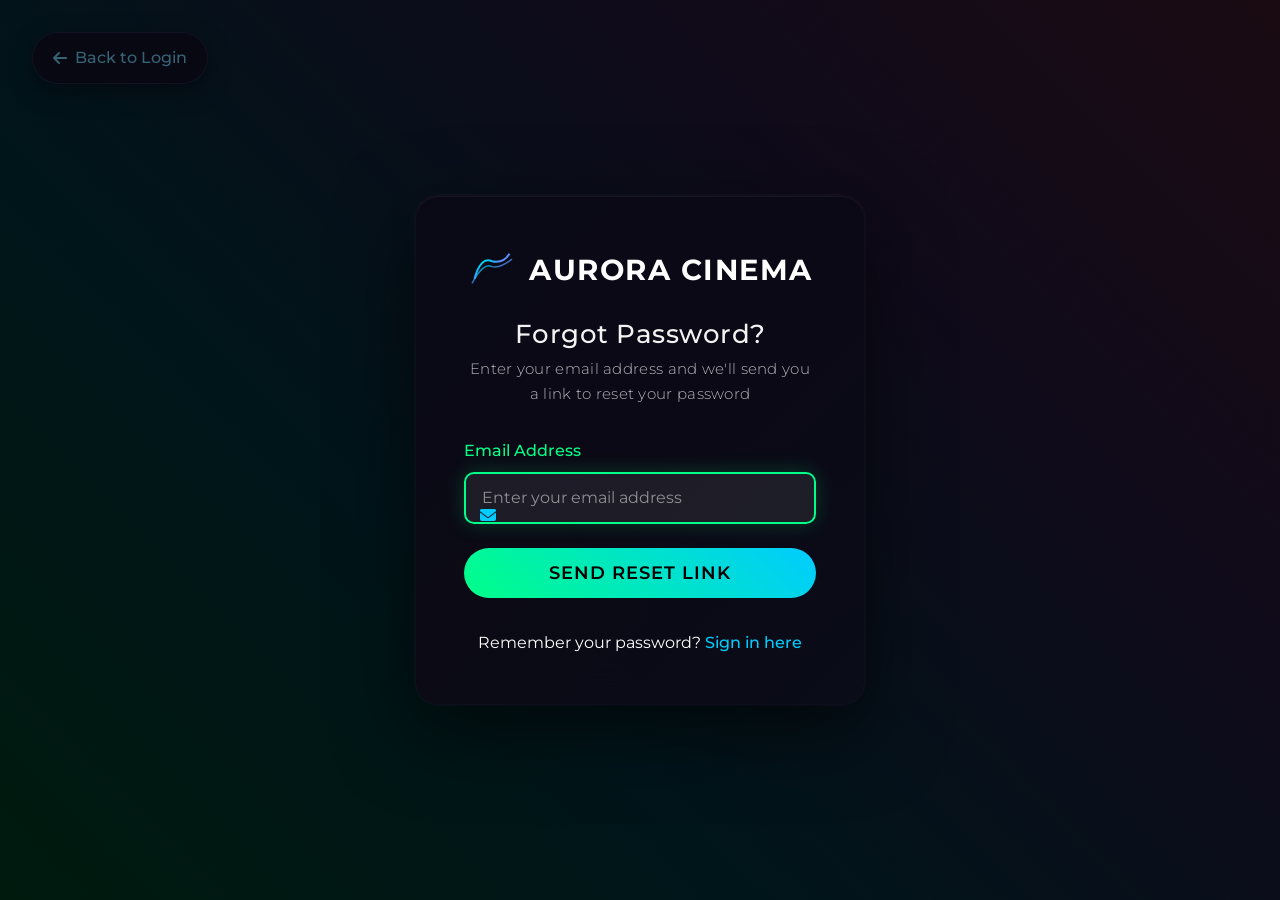
<file: Web/forgot-password.html>
<!DOCTYPE html>
<html lang="en">
<head>
    <meta charset="UTF-8">
    <meta name="viewport" content="width=device-width, initial-scale=1.0">
    <title>Aurora Cinema - Forgot Password</title>
    
    <!-- Bootstrap CSS -->
    <link href="https://cdnjs.cloudflare.com/ajax/libs/bootstrap/5.3.0/css/bootstrap.min.css" rel="stylesheet">
    <!-- Font Awesome -->
    <link href="https://cdnjs.cloudflare.com/ajax/libs/font-awesome/6.4.0/css/all.min.css" rel="stylesheet">
    <!-- Google Fonts -->
    <link href="https://fonts.googleapis.com/css2?family=Orbitron:wght@400;700;900&family=Montserrat:wght@300;400;500;600;700&display=swap" rel="stylesheet">
    <!-- Custom CSS -->
    <link href="css/auth.css" rel="stylesheet">
</head>
<body>
    <!-- Background -->
    <div class="auth-background"></div>
    <div class="auth-overlay"></div>

    <!-- Back Button -->
    <a href="login.html" class="back-button">
        <i class="fas fa-arrow-left"></i>
        Back to Login
    </a>

    <!-- Forgot Password Container -->
    <div class="auth-container">
        <div class="auth-card">
            <!-- Header -->
            <div class="auth-header">
                <a href="index.html" class="navbar-brand">
                    <div class="aurora-logo">
                        <svg width="50" height="50" viewBox="0 0 100 100">
                            <defs>
                                <linearGradient id="aurora-gradient" x1="0%" y1="0%" x2="100%" y2="100%">
                                    <stop offset="0%" style="stop-color:#00ff88;stop-opacity:1" />
                                    <stop offset="33%" style="stop-color:#00ccff;stop-opacity:1" />
                                    <stop offset="66%" style="stop-color:#9966ff;stop-opacity:1" />
                                    <stop offset="100%" style="stop-color:#ff6bb3;stop-opacity:1" />
                                </linearGradient>
                            </defs>
                            <path class="aurora-waves" d="M15,70 Q25,20 50,30 Q75,40 85,15" stroke="url(#aurora-gradient)" stroke-width="4" fill="none">
                                <animate attributeName="d" 
                                    values="M15,70 Q25,20 50,30 Q75,40 85,15;M15,65 Q30,25 50,35 Q70,35 85,20;M15,70 Q25,20 50,30 Q75,40 85,15" 
                                    dur="4s" repeatCount="indefinite"/>
                            </path>
                            <path class="aurora-waves" d="M10,80 Q30,30 50,40 Q70,50 90,25" stroke="url(#aurora-gradient)" stroke-width="3" fill="none" opacity="0.7">
                                <animate attributeName="d" 
                                    values="M10,80 Q30,30 50,40 Q70,50 90,25;M10,75 Q35,35 50,45 Q65,45 90,30;M10,80 Q30,30 50,40 Q70,50 90,25" 
                                    dur="3s" repeatCount="indefinite"/>
                            </path>
                        </svg>
                    </div>
                    Aurora Cinema
                </a>
                <h2 class="auth-title">Forgot Password?</h2>
                <p class="auth-subtitle">Enter your email address and we'll send you a link to reset your password</p>
            </div>

            <!-- Forgot Password Form -->
            <form id="forgotPasswordForm">
                <div class="form-group">
                    <label for="email" class="form-label">Email Address</label>
                    <div class="position-relative">
                        <i class="fas fa-envelope input-icon"></i>
                        <input type="email" class="form-control" id="email" name="email" 
                               placeholder="Enter your email address" required>
                    </div>
                </div>

                <button type="submit" class="btn btn-auth" id="resetBtn">
                    <span class="btn-text">Send Reset Link</span>
                </button>
            </form>

            <!-- Success Message (Hidden by default) -->
            <div id="successMessage" class="text-center mt-4" style="display: none;">
                <div class="alert alert-success" role="alert">
                    <i class="fas fa-check-circle me-2"></i>
                    Password reset link has been sent to your email address.
                </div>
                <p class="text-muted">
                    Please check your email and follow the instructions to reset your password.
                </p>
                <a href="login.html" class="btn btn-auth mt-3">
                    <i class="fas fa-arrow-left me-2"></i>
                    Back to Login
                </a>
            </div>

            <!-- Links -->
            <div class="auth-links">
                <p class="mb-0">
                    Remember your password? 
                    <a href="login.html">Sign in here</a>
                </p>
            </div>
        </div>
    </div>

    <!-- Bootstrap JS -->
    <script src="https://cdnjs.cloudflare.com/ajax/libs/bootstrap/5.3.0/js/bootstrap.bundle.min.js"></script>
    <!-- Custom JS -->
    <script src="js/auth.js"></script>
    
    <script>
        // Forgot password form submission
        document.getElementById('forgotPasswordForm').addEventListener('submit', function(e) {
            e.preventDefault();
            
            const resetBtn = document.getElementById('resetBtn');
            const btnText = resetBtn.querySelector('.btn-text');
            const email = document.getElementById('email').value;
            
            // Validate email
            if (!email) {
                alert('Please enter your email address');
                return;
            }
            
            if (!isValidEmail(email)) {
                alert('Please enter a valid email address');
                return;
            }

            // Show loading state
            resetBtn.disabled = true;
            btnText.innerHTML = '<div class="spinner"></div> Sending...';
            
            // Simulate sending reset link
            setTimeout(() => {
                // Hide form and show success message
                document.getElementById('forgotPasswordForm').style.display = 'none';
                document.getElementById('successMessage').style.display = 'block';
                
                console.log('Password reset requested for:', email);
            }, 2000);
        });
    </script>
</body>
</html>
</file>
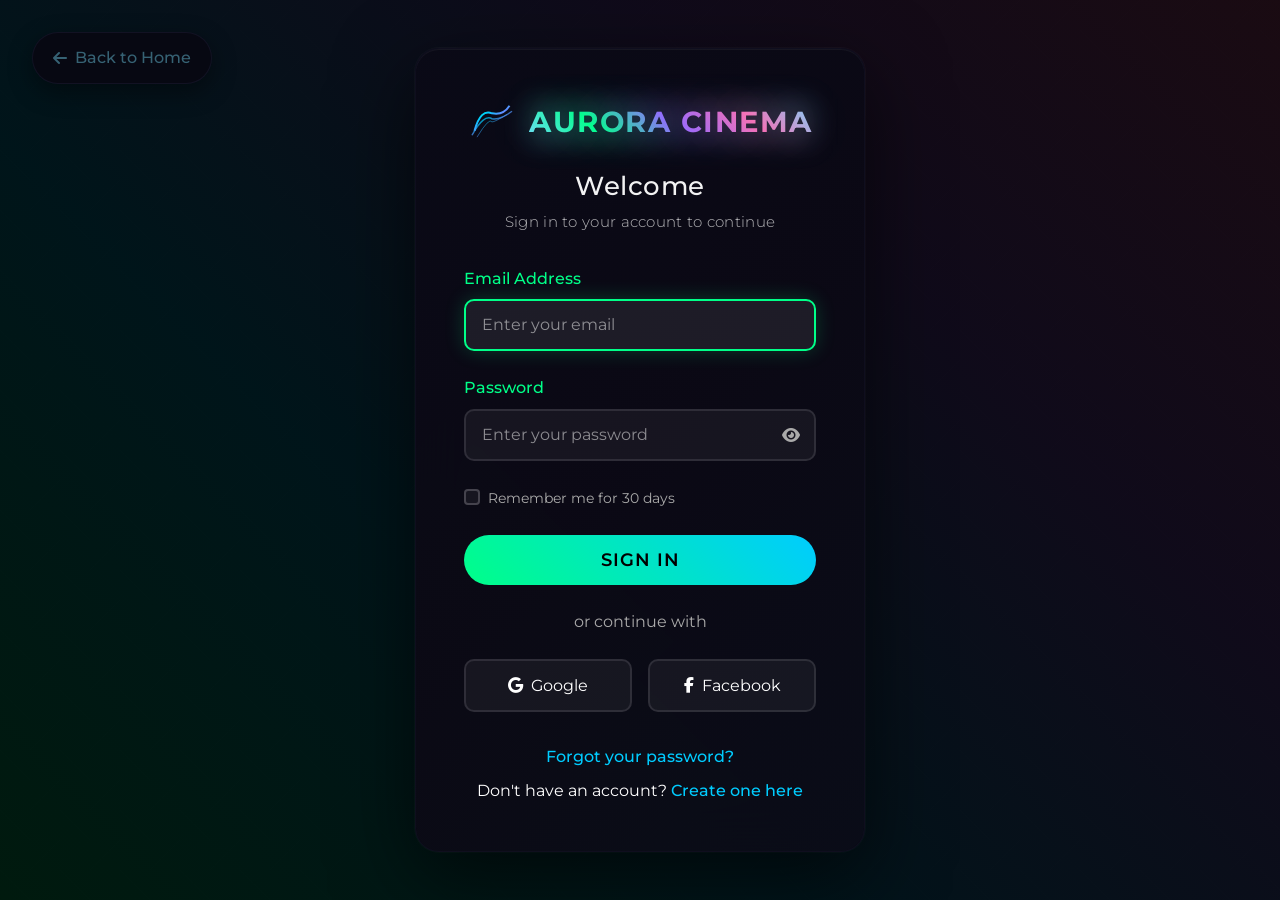
<file: Web/login.html>
<!DOCTYPE html>
<html lang="en">
<head>
    <meta charset="UTF-8">
    <meta name="viewport" content="width=device-width, initial-scale=1.0">
    <title>Aurora Cinema - Login</title>
    
    <!-- Bootstrap CSS -->
    <link href="https://cdnjs.cloudflare.com/ajax/libs/bootstrap/5.3.0/css/bootstrap.min.css" rel="stylesheet">
    <!-- Font Awesome -->
    <link href="https://cdnjs.cloudflare.com/ajax/libs/font-awesome/6.4.0/css/all.min.css" rel="stylesheet">
    <!-- Google Fonts -->
    <link href="https://fonts.googleapis.com/css2?family=Orbitron:wght@400;700;900&family=Montserrat:wght@300;400;500;600;700&display=swap" rel="stylesheet">
    <!-- Custom CSS -->
    <link href="css/auth.css" rel="stylesheet">
</head>
<body>
    <!-- Background -->
    <div class="auth-background"></div>
    <div class="auth-overlay"></div>

    <!-- Back Button -->
    <a href="index.html" class="back-button">
        <i class="fas fa-arrow-left"></i>
        Back to Home
    </a>

    <!-- Login Container -->
    <div class="auth-container">
        <div class="auth-card">
            <!-- Header -->
            <div class="auth-header">
                <a href="index.html" class="navbar-brand">
                    <div class="aurora-logo">
                        <svg width="50" height="50" viewBox="0 0 100 100">
                            <defs>
                                <linearGradient id="aurora-gradient" x1="0%" y1="0%" x2="100%" y2="100%">
                                    <stop offset="0%" style="stop-color:#00ff88;stop-opacity:1" />
                                    <stop offset="33%" style="stop-color:#00ccff;stop-opacity:1" />
                                    <stop offset="66%" style="stop-color:#9966ff;stop-opacity:1" />
                                    <stop offset="100%" style="stop-color:#ff6bb3;stop-opacity:1" />
                                </linearGradient>
                            </defs>
                            <path class="aurora-waves" d="M15,70 Q25,20 50,30 Q75,40 85,15" stroke="url(#aurora-gradient)" stroke-width="4" fill="none">
                                <animate attributeName="d" 
                                    values="M15,70 Q25,20 50,30 Q75,40 85,15;M15,65 Q30,25 50,35 Q70,35 85,20;M15,70 Q25,20 50,30 Q75,40 85,15" 
                                    dur="4s" repeatCount="indefinite"/>
                            </path>
                            <path class="aurora-waves" d="M10,80 Q30,30 50,40 Q70,50 90,25" stroke="url(#aurora-gradient)" stroke-width="3" fill="none" opacity="0.7">
                                <animate attributeName="d" 
                                    values="M10,80 Q30,30 50,40 Q70,50 90,25;M10,75 Q35,35 50,45 Q65,45 90,30;M10,80 Q30,30 50,40 Q70,50 90,25" 
                                    dur="3s" repeatCount="indefinite"/>
                            </path>
                            <path class="aurora-waves" d="M20,85 Q40,35 50,45 Q60,55 80,30" stroke="url(#aurora-gradient)" stroke-width="2" fill="none" opacity="0.5">
                                <animate attributeName="d" 
                                    values="M20,85 Q40,35 50,45 Q60,55 80,30;M20,80 Q45,40 50,50 Q55,50 80,35;M20,85 Q40,35 50,45 Q60,55 80,30" 
                                    dur="2s" repeatCount="indefinite"/>
                            </path>
                        </svg>
                    </div>
                    <span class="brand-text">Aurora Cinema</span>
                </a>
                <h2 class="auth-title">Welcome</h2>
                <p class="auth-subtitle">Sign in to your account to continue</p>
            </div>

            <!-- Login Form -->
            <form id="loginForm">
                <div class="form-group">
                    <label for="email" class="form-label">Email Address</label>
                    <div class="position-relative">
                        <input type="email" class="form-control" id="email" name="email" 
                               placeholder="Enter your email" required>
                    </div>
                </div>

                <div class="form-group">
                    <label for="password" class="form-label">Password</label>
                    <div class="position-relative">
                        <input type="password" class="form-control" id="password" name="password" 
                               placeholder="Enter your password" required>
                        <i class="fas fa-eye password-toggle" id="togglePassword"></i>
                    </div>
                </div>

                <div class="form-check">
                    <input class="form-check-input" type="checkbox" id="rememberMe" name="rememberMe">
                    <label class="form-check-label" for="rememberMe">
                        Remember me for 30 days
                    </label>
                </div>

                <button type="submit" class="btn btn-auth" id="loginBtn">
                    <span class="btn-text">Sign In</span>
                </button>
            </form>

            <!-- Divider -->
            <div class="divider">
                <span>or continue with</span>
            </div>

            <!-- Social Login -->
            <div class="social-login">
                <a href="#" class="btn-social" onclick="socialLogin('google')">
                    <i class="fab fa-google"></i>
                    Google
                </a>
                <a href="#" class="btn-social" onclick="socialLogin('facebook')">
                    <i class="fab fa-facebook-f"></i>
                    Facebook
                </a>
            </div>

            <!-- Links -->
            <div class="auth-links">
                <p class="mb-2">
                    <a href="forgot-password.html">Forgot your password?</a>
                </p>
                <p class="mb-0">
                    Don't have an account? 
                    <a href="signup.html">Create one here</a>
                </p>
            </div>
        </div>
    </div>

    <!-- Page Transition Overlay -->
    <div class="page-transition" id="pageTransition"></div>

    <!-- Bootstrap JS -->
    <script src="https://cdnjs.cloudflare.com/ajax/libs/bootstrap/5.3.0/js/bootstrap.bundle.min.js"></script>
    <!-- Custom JS -->
    <script src="js/auth.js"></script>
    
    <script>
        // Login form submission
        document.getElementById('loginForm').addEventListener('submit', function(e) {
            e.preventDefault();
            
            const loginBtn = document.getElementById('loginBtn');
            const btnText = loginBtn.querySelector('.btn-text');
            const email = document.getElementById('email').value;
            const password = document.getElementById('password').value;
            
            // Validate form
            if (!email || !password) {
                alert('Please fill in all fields');
                return;
            }

            // Show loading state
            loginBtn.disabled = true;
            btnText.innerHTML = '<div class="spinner"></div> Signing In...';
            
            // Simulate login process
            setTimeout(() => {
                // Here you would typically make an API call to your backend
                console.log('Login attempt:', { email, password });
                
                // Show success message
                alert('Login successful! Redirecting to dashboard...');
                
                // Reset button state
                loginBtn.disabled = false;
                btnText.innerHTML = 'Sign In';
                
                // Show page transition and redirect
                showPageTransition();
                setTimeout(() => {
                    window.location.href = 'index.html';
                }, 500);
            }, 2000);
        });
    </script>
</body>
</html>
</file>
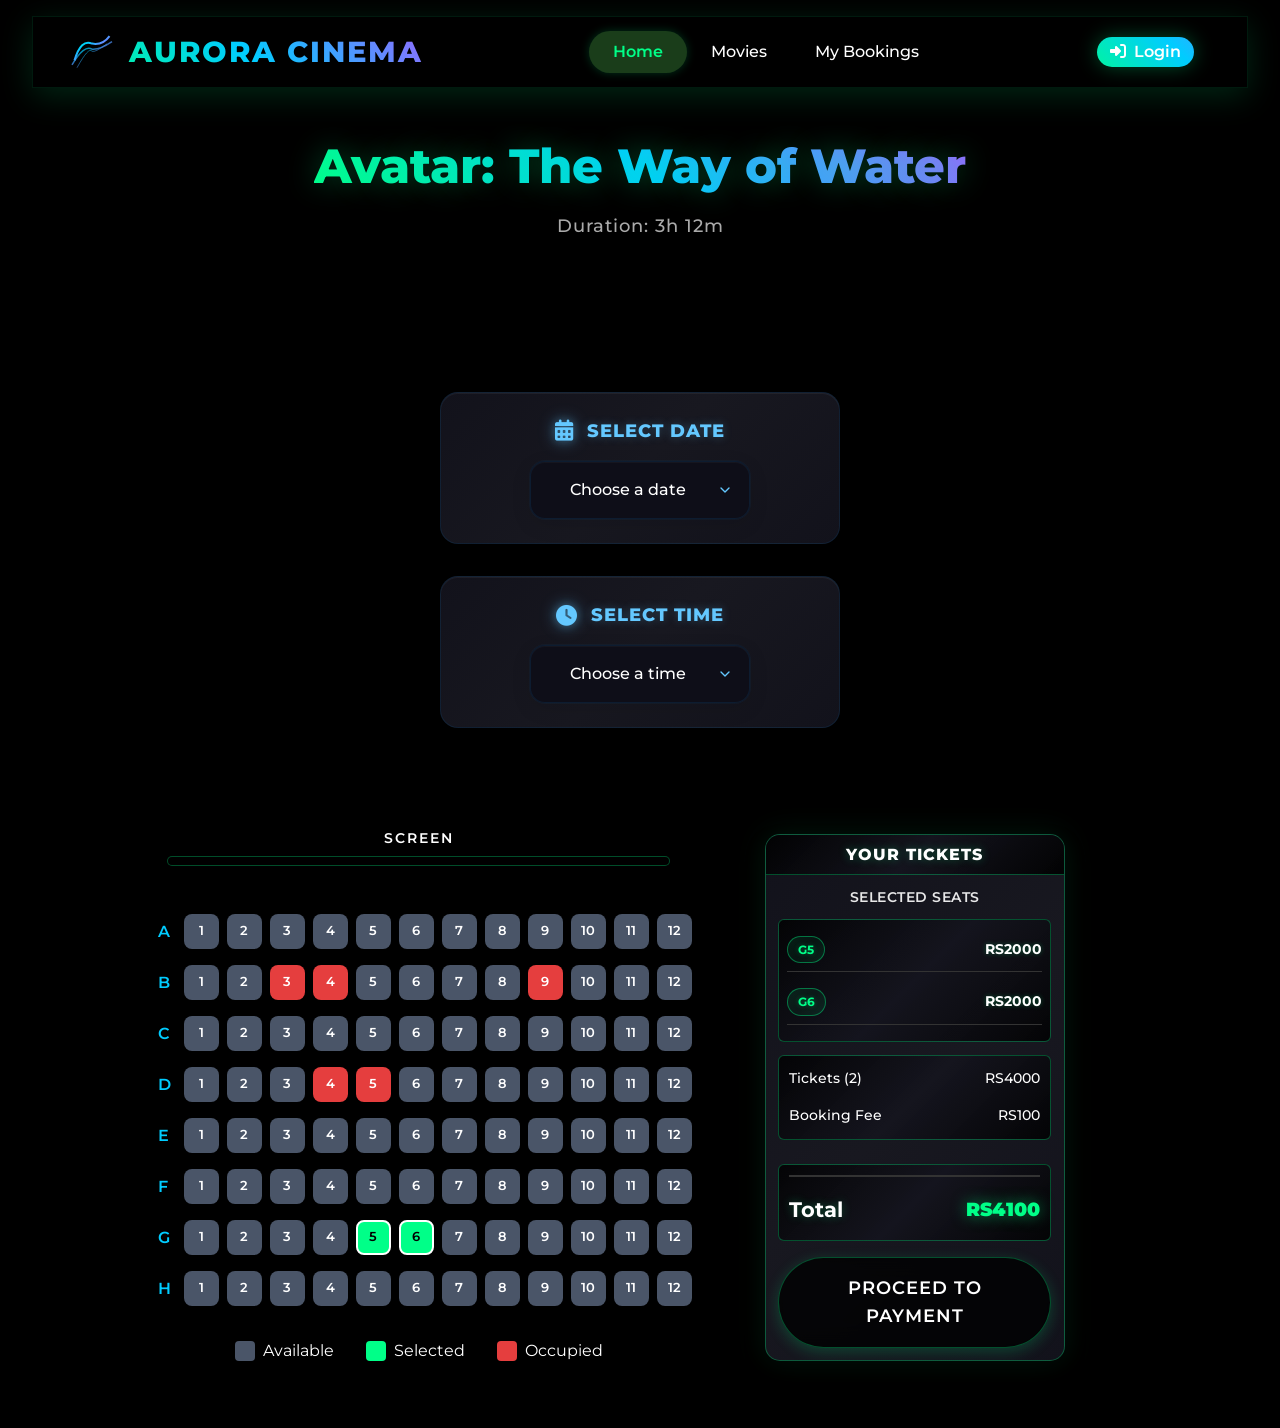
<file: Web/seatselection.html>
<!DOCTYPE html>
<html lang="en">
<head>
    <meta charset="UTF-8">
    <meta name="viewport" content="width=device-width, initial-scale=1.0">
    <title>Aurora Cinema - Select Seats</title>
    
    <!-- Bootstrap CSS -->
    <link href="https://cdnjs.cloudflare.com/ajax/libs/bootstrap/5.3.0/css/bootstrap.min.css" rel="stylesheet">
    <!-- Font Awesome -->
    <link href="https://cdnjs.cloudflare.com/ajax/libs/font-awesome/6.4.0/css/all.min.css" rel="stylesheet">
    <!-- Google Fonts -->
    <link href="https://fonts.googleapis.com/css2?family=Orbitron:wght@400;700;900&family=Montserrat:wght@300;400;500;600;700&display=swap" rel="stylesheet">
    <!-- Custom CSS -->
    <link href="css/main.css" rel="stylesheet">
    
    <style>
        :root {
            --aurora-green: #00ff88;
            --aurora-blue: #00ccff;
            --aurora-purple: #9966ff;
            --aurora-pink: #ff6bb3;
            --dark-bg: #0a0a0a;
            --card-bg: #1a1a1a;
            --text-light: #ffffff;
            --text-muted: #aaaaaa;
            --seat-available: #4a5568;
            --seat-selected: #00ff88;
            --seat-occupied: #e53e3e;
            --seat-vip: #9966ff;
        }

        * {
            margin: 0;
            padding: 0;
            box-sizing: border-box;
        }

        body {
            font-family: 'Montserrat', sans-serif;
            background-color: #000000;
            color: var(--text-light);
            line-height: 1.6;
            padding-top: 50px;
            min-height: 100vh;
            position: relative;
        }

        body::before {
            content: '';
            position: fixed;
            top: 0;
            left: 0;
            width: 100%;
            height: 100%;
            background-image: var(--movie-bg-image, url('https://image.tmdb.org/t/p/original/t6HIqrRAclMCA60NsSmeqe9RmNV.jpg'));
            background-size: cover;
            background-position: center;
            background-attachment: fixed;
            opacity: 0.15;
            z-index: -1;
            transition: background-image 0.5s ease;
        }

        /* Navigation */
        .navbar-custom {
            background: rgba(0, 0, 0, 0.4) !important;
            backdrop-filter: blur(15px);
            transition: all 0.3s ease;
            padding: 0.3rem 0;
            box-shadow: 0 8px 32px rgba(0, 255, 136, 0.15);
            border-radius: 0;
            margin: 1rem 2rem 0 2rem;
            border: 1px solid rgba(0, 255, 136, 0.1);
        }

        .navbar-custom.scrolled {
            background: rgba(0, 0, 0, 0.6) !important;
            box-shadow: 0 12px 40px rgba(0, 255, 136, 0.25);
            border-radius: 0;
            margin: 0.5rem 2rem;
        }



        /* Green Home Button */
        .home-btn {
            background: #1a3d1a;
            color: #00ff88;
            border: none;
            padding: 0.5rem 1.5rem;
            border-radius: 25px;
            font-weight: 600;
            text-decoration: none;
            transition: all 0.3s ease;
            display: inline-flex;
            align-items: center;
            gap: 0.5rem;
            box-shadow: 0 0 10px rgba(0, 255, 136, 0.2);
            position: relative;
            overflow: hidden;
        }

        .home-btn:hover {
            background: #2a4d2a;
            color: #00ff88;
            box-shadow: 0 0 20px rgba(0, 255, 136, 0.4);
            transform: translateY(-1px);
        }

        .home-btn::before {
            content: '';
            position: absolute;
            top: 0;
            left: -100%;
            width: 100%;
            height: 100%;
            background: linear-gradient(90deg, transparent, rgba(0, 255, 136, 0.1), transparent);
            transition: left 0.5s ease;
        }

        .home-btn:hover::before {
            left: 100%;
        }

        /* Movie Header */
        .movie-header {
            background: linear-gradient(to bottom, 
                rgba(0, 0, 0, 0.4) 0%, 
                rgba(0, 0, 0, 0.2) 15%, 
                rgba(0, 0, 0, 0.1) 30%, 
                rgba(0, 0, 0, 0.05) 50%, 
                rgba(0, 0, 0, 0.02) 70%, 
                rgba(0, 0, 0, 0.01) 85%, 
                rgba(0, 0, 0, 0) 100%);
            padding: 4rem 0 6rem 0;
            text-align: center;
            backdrop-filter: blur(5px);
            position: relative;
        }

        .movie-header::after {
            content: '';
            position: absolute;
            bottom: 0;
            left: 0;
            right: 0;
            height: 100px;
            background: linear-gradient(to bottom, 
                rgba(0, 0, 0, 0.02) 0%, 
                rgba(0, 0, 0, 0.01) 50%, 
                rgba(0, 0, 0, 0) 100%);
        }

        .movie-info {
            max-width: 800px;
            margin: 0 auto;
            display: flex;
            flex-direction: column;
            align-items: center;
            justify-content: center;
        }

        .movie-title {
            font-family: 'Montserrat', sans-serif;
            font-size: 3rem;
            font-weight: 800;
            margin-bottom: 0.5rem;
            background: linear-gradient(45deg, var(--aurora-green), var(--aurora-blue), var(--aurora-purple));
            background-clip: text;
            -webkit-background-clip: text;
            -webkit-text-fill-color: transparent;
            text-shadow: 0 0 30px rgba(0, 255, 136, 0.3);
            text-align: center;
        }

        .movie-duration {
            font-size: 1.1rem;
            color: var(--text-muted);
            font-weight: 500;
            letter-spacing: 1px;
            text-align: center;
            margin-top: 0.5rem;
        }

        /* Date and Time Selection */
        .selection-panel {
            background: transparent;
            border-radius: 0;
            padding: 0;
            border: none;
            box-shadow: none;
            text-align: center;
            max-width: 400px;
            margin: 1rem auto 0 auto;
            position: relative;
            overflow: visible;
        }




        .selection-group {
            margin-bottom: 2rem;
            display: flex;
            flex-direction: column;
            align-items: center;
            position: relative;
            padding: 1.5rem;
            border-radius: 18px;
            background: linear-gradient(135deg, 
                rgba(20, 20, 30, 0.9) 0%, 
                rgba(30, 30, 40, 0.8) 50%, 
                rgba(20, 20, 30, 0.9) 100%);
            border: 1px solid rgba(0, 150, 255, 0.1);
            transition: all 0.4s cubic-bezier(0.4, 0, 0.2, 1);
            box-shadow: 
                0 8px 20px rgba(0, 0, 0, 0.3),
                inset 0 1px 0 rgba(255, 255, 255, 0.05);
        }

        .selection-group:hover {
            background: linear-gradient(135deg, 
                rgba(30, 30, 40, 0.8) 0%, 
                rgba(40, 40, 50, 0.6) 50%, 
                rgba(30, 30, 40, 0.8) 100%);
            border-color: rgba(0, 150, 255, 0.25);
            transform: translateY(-3px) scale(1.02);
            box-shadow: 
                0 12px 30px rgba(0, 150, 255, 0.1),
                0 0 0 1px rgba(0, 150, 255, 0.1),
                inset 0 1px 0 rgba(255, 255, 255, 0.1);
        }



        .selection-label {
            display: flex;
            align-items: center;
            gap: 0.8rem;
            color: #64C8FF;
            font-weight: 800;
            font-size: 1.1rem;
            margin-bottom: 1rem;
            width: 100%;
            position: relative;
            justify-content: center;
            text-transform: uppercase;
            letter-spacing: 1px;
            transition: all 0.4s cubic-bezier(0.4, 0, 0.2, 1);
            text-shadow: 0 0 10px rgba(100, 200, 255, 0.3);
        }

        .selection-label:hover {
            color: #96D9FF;
            transform: translateY(-3px) scale(1.02);
            text-shadow: 0 0 15px rgba(100, 200, 255, 0.5);
        }

        .selection-label i {
            font-size: 1.3rem;
            color: #64C8FF;
            animation: iconFloat 3s ease-in-out infinite;
            filter: drop-shadow(0 0 8px rgba(100, 200, 255, 0.4));
            transition: all 0.3s ease;
        }

        .selection-label:hover i {
            color: #96D9FF;
            filter: drop-shadow(0 0 12px rgba(100, 200, 255, 0.6));
        }

        @keyframes iconFloat {
            0%, 100% {
                transform: translateY(0px);
            }
            50% {
                transform: translateY(-2px);
            }
        }

        @keyframes dropdownOpen {
            0% {
                transform: translateY(0px) scale(1);
                box-shadow: 
                    0 6px 20px rgba(0, 0, 0, 0.1),
                    0 0 0 1px rgba(0, 150, 255, 0.05),
                    inset 0 1px 0 rgba(255, 255, 255, 0.03);
            }
            50% {
                transform: translateY(-3px) scale(1.02);
                box-shadow: 
                    0 0 30px rgba(100, 200, 255, 0.2),
                    0 0 0 2px rgba(100, 200, 255, 0.15),
                    0 15px 40px rgba(0, 150, 255, 0.1);
            }
            100% {
                transform: translateY(-2px) scale(1);
                box-shadow: 
                    0 0 25px rgba(100, 200, 255, 0.15),
                    0 0 0 2px rgba(100, 200, 255, 0.1),
                    0 10px 30px rgba(0, 150, 255, 0.08);
            }
        }

        @keyframes dropdownClose {
            0% {
                transform: translateY(-2px) scale(1);
                box-shadow: 
                    0 0 25px rgba(100, 200, 255, 0.15),
                    0 0 0 2px rgba(100, 200, 255, 0.1),
                    0 10px 30px rgba(0, 150, 255, 0.08);
            }
            50% {
                transform: translateY(-1px) scale(1.01);
                box-shadow: 
                    0 0 15px rgba(100, 200, 255, 0.1),
                    0 0 0 1px rgba(100, 200, 255, 0.08),
                    0 8px 25px rgba(0, 150, 255, 0.06);
            }
            100% {
                transform: translateY(0px) scale(1);
                box-shadow: 
                    0 6px 20px rgba(0, 0, 0, 0.1),
                    0 0 0 1px rgba(0, 150, 255, 0.05),
                    inset 0 1px 0 rgba(255, 255, 255, 0.03);
            }
        }

        @keyframes optionHover {
            0% {
                transform: translateX(0px) scale(1);
                box-shadow: 0 4px 15px rgba(0, 0, 0, 0.2);
            }
            50% {
                transform: translateX(8px) scale(1.03);
                box-shadow: 0 8px 25px rgba(0, 150, 255, 0.4);
            }
            100% {
                transform: translateX(5px) scale(1.02);
                box-shadow: 0 6px 20px rgba(0, 150, 255, 0.3);
            }
        }

        .selection-input {
            background: linear-gradient(135deg, 
                rgba(20, 20, 30, 0.9) 0%, 
                rgba(30, 30, 40, 0.8) 50%, 
                rgba(20, 20, 30, 0.9) 100%);
            border: 1px solid rgba(0, 150, 255, 0.1);
            border-radius: 15px;
            color: #ffffff;
            font-size: 1rem;
            font-weight: 500;
            padding: 1rem 3rem 1rem 1.5rem;
            transition: all 0.4s cubic-bezier(0.4, 0, 0.2, 1);
            backdrop-filter: blur(20px) saturate(1.2);
            width: 100%;
            max-width: 220px;
            text-align: center;
            margin: 0 auto;
            display: block;
            position: relative;
            box-shadow: 
                0 6px 20px rgba(0, 0, 0, 0.1),
                0 0 0 1px rgba(0, 150, 255, 0.05),
                inset 0 1px 0 rgba(255, 255, 255, 0.03);
            cursor: pointer;
            animation: dropdownClose 0.3s ease-out;
            appearance: none;
            -webkit-appearance: none;
            -moz-appearance: none;
            background-image: url("data:image/svg+xml;charset=UTF-8,%3csvg xmlns='http://www.w3.org/2000/svg' viewBox='0 0 24 24' fill='none' stroke='%2364C8FF' stroke-width='2' stroke-linecap='round' stroke-linejoin='round'%3e%3cpolyline points='6,9 12,15 18,9'%3e%3c/polyline%3e%3c/svg%3e");
            background-repeat: no-repeat;
            background-position: right 1rem center;
            background-size: 1rem;
        }

        .selection-input:hover {
            background: linear-gradient(135deg, 
                rgba(0, 0, 0, 0.2) 0%, 
                rgba(10, 10, 15, 0.18) 50%, 
                rgba(0, 0, 0, 0.2) 100%);
            border-color: rgba(100, 200, 255, 0.2);
            transform: translateY(-2px);
            box-shadow: 
                0 10px 30px rgba(0, 150, 255, 0.08),
                0 0 0 1px rgba(100, 200, 255, 0.08),
                inset 0 1px 0 rgba(255, 255, 255, 0.05);
        }

        .selection-input:focus {
            background: linear-gradient(135deg, 
                rgba(0, 0, 0, 0.25) 0%, 
                rgba(10, 10, 15, 0.22) 50%, 
                rgba(0, 0, 0, 0.25) 100%);
            border-color: #64C8FF;
            outline: none;
            transform: translateY(-2px);
            box-shadow: 
                0 0 25px rgba(100, 200, 255, 0.15),
                0 0 0 2px rgba(100, 200, 255, 0.1),
                0 10px 30px rgba(0, 150, 255, 0.08);
            animation: dropdownOpen 0.4s ease-out;
        }

        .selection-input option {
            background: linear-gradient(135deg, 
                rgba(15, 15, 25, 0.98) 0%, 
                rgba(25, 25, 35, 0.95) 50%, 
                rgba(15, 15, 25, 0.98) 100%);
            color: #ffffff;
            padding: 1rem;
            font-weight: 500;
            border: 1px solid rgba(0, 150, 255, 0.2);
            border-radius: 8px;
            margin: 2px;
            transition: all 0.3s ease;
            backdrop-filter: blur(20px);
            box-shadow: 
                0 6px 20px rgba(0, 0, 0, 0.4),
                0 0 0 1px rgba(0, 150, 255, 0.1),
                inset 0 1px 0 rgba(255, 255, 255, 0.05);
        }

        .selection-input option:hover {
            background: linear-gradient(135deg, 
                rgba(0, 150, 255, 0.2) 0%, 
                rgba(100, 200, 255, 0.15) 50%, 
                rgba(0, 150, 255, 0.2) 100%);
            color: #96D9FF;
            transform: translateX(5px) scale(1.02);
            box-shadow: 0 6px 20px rgba(0, 150, 255, 0.3);
            animation: optionHover 0.3s ease-out;
        }

        .selection-input option:checked {
            background: linear-gradient(135deg, 
                rgba(0, 150, 255, 0.3) 0%, 
                rgba(100, 200, 255, 0.25) 50%, 
                rgba(0, 150, 255, 0.3) 100%);
            color: #FFFFFF;
            font-weight: 600;
            border: 1px solid rgba(100, 200, 255, 0.3);
        }

        .selection-input:disabled {
            opacity: 0.6;
            cursor: not-allowed;
            transform: none;
        }

        /* Force dropdown styling */
        select.selection-input {
            background-color: rgba(15, 15, 25, 0.98) !important;
            color: #ffffff !important;
        }

        select.selection-input option {
            background-color: rgba(15, 15, 25, 0.98) !important;
            color: #ffffff !important;
            border: 1px solid rgba(0, 150, 255, 0.2) !important;
        }

        /* Webkit specific styling */
        select.selection-input::-webkit-list-button {
            background-color: rgba(15, 15, 25, 0.98) !important;
        }

        select.selection-input::-webkit-calendar-picker-indicator {
            background-color: rgba(15, 15, 25, 0.98) !important;
        }

        .selection-label {
            transition: all 0.3s ease;
        }

        .selection-label:hover {
            transform: translateY(-2px);
        }


        /* Cinema Layout */
        .cinema-container {
            padding: 2rem 0;
            max-width: 1000px;
            margin: 0 auto;
            margin-top: 4rem;
        }

        .screen {
            background: rgba(0, 0, 0, 0.8);
            height: 10px;
            border-radius: 20px;
            margin: 0 auto 3rem;
            width: 80%;
            position: relative;
            border: 1px solid rgba(0, 255, 136, 0.3);
            backdrop-filter: blur(10px);
        }

        .screen::after {
            content: 'SCREEN';
            position: absolute;
            top: -30px;
            left: 50%;
            transform: translateX(-50%);
            color: #ffffff;
            font-weight: 600;
            font-size: 0.9rem;
            letter-spacing: 2px;
        }

        .seating-area {
            display: flex;
            flex-direction: column;
            gap: 1rem;
            align-items: center;
        }

        .row {
            display: flex;
            gap: 0.5rem;
            align-items: center;
        }

        .row-label {
            font-weight: 600;
            color: var(--aurora-blue);
            width: 30px;
            text-align: center;
        }

        .seat {
            width: 35px;
            height: 35px;
            border-radius: 8px;
            cursor: pointer;
            display: flex;
            align-items: center;
            justify-content: center;
            font-size: 0.8rem;
            font-weight: 600;
            transition: all 0.3s ease;
            border: 2px solid transparent;
            position: relative;
        }

        .seat.available {
            background-color: var(--seat-available);
            color: white;
        }

        .seat.available:hover {
            background-color: var(--aurora-blue);
            transform: scale(1.1);
        }

        .seat.selected {
            background-color: var(--seat-selected);
            color: #000;
            border-color: white;
            animation: pulse 2s infinite;
        }

        .seat.occupied {
            background-color: var(--seat-occupied);
            color: white;
            cursor: not-allowed;
        }

        .seat.vip {
            background-color: var(--seat-vip);
            color: white;
            border: 2px solid var(--aurora-pink);
        }

        .seat.vip.selected {
            background-color: var(--aurora-pink);
            color: white;
        }

        .seat.vip:hover:not(.occupied) {
            background-color: var(--aurora-pink);
            transform: scale(1.1);
        }

        @keyframes pulse {
            0%, 100% { transform: scale(1); }
            50% { transform: scale(1.05); }
        }

        .aisle {
            width: 20px;
        }

        /* Legend */
        .seat-legend {
            display: flex;
            justify-content: center;
            gap: 2rem;
            margin: 2rem 0;
            flex-wrap: wrap;
        }

        .legend-item {
            display: flex;
            align-items: center;
            gap: 0.5rem;
        }

        .legend-seat {
            width: 20px;
            height: 20px;
            border-radius: 4px;
        }

        /* Ticket Interface */
        .ticket-interface {
            background: linear-gradient(135deg, 
                rgba(20, 20, 30, 0.9) 0%, 
                rgba(30, 30, 40, 0.8) 50%, 
                rgba(20, 20, 30, 0.9) 100%);
            border-radius: 15px;
            border: 1px solid rgba(0, 255, 136, 0.3);
            backdrop-filter: blur(10px);
            box-shadow: 0 10px 20px rgba(0, 0, 0, 0.3), 0 0 30px rgba(0, 255, 136, 0.1);
            position: sticky;
            top: 60px;
            overflow: hidden;
            animation: ticketSlideIn 0.8s ease-out;
            max-width: 300px;
            margin-top: 0.5rem;
        }

        @keyframes ticketSlideIn {
            from {
                opacity: 0;
                transform: translateX(50px) scale(0.9);
            }
            to {
                opacity: 1;
                transform: translateX(0) scale(1);
            }
        }

        .ticket-header {
            background: linear-gradient(135deg, 
                rgba(0, 0, 0, 0.9) 0%, 
                rgba(20, 20, 30, 0.8) 50%, 
                rgba(0, 0, 0, 0.9) 100%);
            padding: 0.6rem;
            border-bottom: 1px solid rgba(0, 255, 136, 0.3);
        }

        .ticket-title {
            color: #ffffff;
            font-size: 1rem;
            font-weight: 800;
            margin: 0;
            display: flex;
            align-items: center;
            justify-content: center;
            gap: 0.5rem;
            text-transform: uppercase;
            letter-spacing: 1px;
            text-shadow: 0 0 10px rgba(0, 255, 136, 0.3);
        }

        .ticket-title i {
            color: var(--aurora-green);
            font-size: 1.1rem;
            filter: drop-shadow(0 0 8px rgba(0, 255, 136, 0.4));
        }

        .ticket-content {
            padding: 0.8rem;
        }

        /* Movie Info Section */
        .movie-info-section {
            display: flex;
            gap: 0.6rem;
            margin-bottom: 0.8rem;
            padding: 0.6rem;
            background: linear-gradient(135deg, 
                rgba(0, 0, 0, 0.4) 0%, 
                rgba(20, 20, 30, 0.3) 50%, 
                rgba(0, 0, 0, 0.4) 100%);
            border-radius: 8px;
            border: 1px solid rgba(0, 255, 136, 0.3);
        }

        .movie-poster {
            flex-shrink: 0;
        }

        .poster-placeholder {
            width: 40px;
            height: 55px;
            background: linear-gradient(135deg, rgba(0, 255, 136, 0.2) 0%, rgba(0, 200, 255, 0.2) 100%);
            border-radius: 6px;
            display: flex;
            align-items: center;
            justify-content: center;
            border: 1px solid rgba(0, 255, 136, 0.3);
        }

        .poster-placeholder i {
            font-size: 1rem;
            color: var(--aurora-green);
        }

        .movie-details {
            flex: 1;
        }

        .movie-name {
            color: #ffffff;
            font-size: 0.9rem;
            font-weight: 600;
            margin-bottom: 0.5rem;
            line-height: 1.2;
        }

        .show-details {
            display: flex;
            flex-direction: column;
            gap: 0.3rem;
        }

        .show-date, .show-time {
            display: flex;
            align-items: center;
            gap: 0.3rem;
            color: #aaaaaa;
            font-size: 0.8rem;
        }

        .show-date i, .show-time i {
            color: var(--aurora-green);
            width: 12px;
        }

        /* Selected Seats Section */
        .selected-seats-section {
            margin-bottom: 0.8rem;
        }

        .seats-label {
            color: #ffffff;
            font-size: 0.85rem;
            font-weight: 600;
            margin-bottom: 0.6rem;
            text-align: center;
            text-transform: uppercase;
            letter-spacing: 0.5px;
            opacity: 0.9;
        }


        .seats-list {
            background: linear-gradient(135deg, 
                rgba(0, 0, 0, 0.8) 0%, 
                rgba(20, 20, 30, 0.7) 50%, 
                rgba(0, 0, 0, 0.8) 100%);
            border-radius: 6px;
            padding: 0.5rem;
            border: 1px solid rgba(0, 255, 136, 0.3);
            min-height: 30px;
        }

        .no-seats {
            color: #666666;
            text-align: center;
            margin: 0;
            font-style: italic;
        }

        .seat-item {
            display: flex;
            justify-content: space-between;
            align-items: center;
            padding: 0.5rem 0;
            animation: seatItemSlide 0.3s ease-out;
            transition: all 0.3s ease;
        }

        .seat-item:hover {
            background: rgba(0, 255, 136, 0.05);
            border-radius: 6px;
            padding: 0.5rem 0.3rem;
        }

        @keyframes seatItemSlide {
            from {
                opacity: 0;
                transform: translateX(-10px);
            }
            to {
                opacity: 1;
                transform: translateX(0);
            }
        }

        .seat-item .seat-name {
            background: linear-gradient(135deg, 
                rgba(0, 255, 136, 0.1) 0%, 
                rgba(0, 255, 136, 0.05) 50%, 
                rgba(0, 255, 136, 0.1) 100%);
            color: var(--aurora-green);
            padding: 0.2rem 0.6rem;
            border-radius: 15px;
            font-weight: 700;
            font-size: 0.75rem;
            border: 1px solid rgba(0, 255, 136, 0.4);
            text-shadow: 0 0 5px rgba(0, 255, 136, 0.3);
        }

        .seat-item .seat-price {
            color: #ffffff;
            font-weight: 700;
            font-size: 0.85rem;
            text-shadow: 0 0 5px rgba(0, 255, 136, 0.3);
        }

        /* Price Section */
        .price-section {
            margin-bottom: 0;
        }

        .price-breakdown {
            background: linear-gradient(135deg, 
                rgba(0, 0, 0, 0.8) 0%, 
                rgba(20, 20, 30, 0.7) 50%, 
                rgba(0, 0, 0, 0.8) 100%);
            border-radius: 6px;
            padding: 0.6rem;
            border: 1px solid rgba(0, 255, 136, 0.3);
            margin-bottom: 0.5rem;
        }

        .price-item {
            display: flex;
            justify-content: space-between;
            align-items: center;
            margin-bottom: 0.5rem;
            color: #ffffff;
            font-size: 0.85rem;
            font-weight: 500;
            padding: 0.2rem 0;
        }

        .price-item:last-child {
            margin-bottom: 0;
        }

        .total-section {
            background: linear-gradient(135deg, 
                rgba(0, 0, 0, 0.8) 0%, 
                rgba(20, 20, 30, 0.7) 50%, 
                rgba(0, 0, 0, 0.8) 100%);
            border-radius: 6px;
            padding: 0.6rem;
            border: 1px solid rgba(0, 255, 136, 0.3);
        }

        .total-price {
            display: flex;
            justify-content: space-between;
            align-items: center;
            font-size: 1.1rem;
            font-weight: 800;
            color: #ffffff;
            text-shadow: 0 0 10px rgba(0, 255, 136, 0.3);
            padding: 0.3rem 0;
        }

        .total-price span:last-child {
            color: var(--aurora-green);
            font-size: 1.2rem;
            font-weight: 900;
            text-shadow: 0 0 15px rgba(0, 255, 136, 0.5);
        }

        /* Ticket Actions */
        .ticket-actions {
            margin-top: 1rem;
        }

        .proceed-btn {
            background: linear-gradient(135deg, var(--aurora-green) 0%, var(--aurora-blue) 100%);
            color: #000000;
            border: none;
            padding: 0.6rem 1rem;
            border-radius: 20px;
            font-weight: 600;
            width: 100%;
            font-size: 0.8rem;
            text-transform: uppercase;
            letter-spacing: 0.5px;
            transition: all 0.3s ease;
            display: flex;
            align-items: center;
            justify-content: center;
            box-shadow: 0 4px 15px rgba(0, 255, 136, 0.2);
            position: relative;
            overflow: hidden;
        }

        .proceed-btn:hover:not(:disabled) {
            transform: translateY(-1px);
            box-shadow: 0 6px 20px rgba(0, 255, 136, 0.4);
        }

        .proceed-btn::before {
            content: '';
            position: absolute;
            top: 0;
            left: -100%;
            width: 100%;
            height: 100%;
            background: linear-gradient(90deg, transparent, rgba(255, 255, 255, 0.2), transparent);
            transition: left 0.5s ease;
        }

        .proceed-btn:hover::before {
            left: 100%;
        }

        .proceed-btn:disabled {
            background: #666666;
            color: #999999;
            cursor: not-allowed;
            transform: none;
            box-shadow: none;
        }

        .proceed-btn i {
            font-size: 1rem;
        }

        /* Responsive Design */
        @media (max-width: 992px) {
            .ticket-interface {
                position: static;
                margin-top: 2rem;
            }
        }

        .summary-title {
            color: #ffffff;
            margin-bottom: 1.5rem;
            font-size: 1.5rem;
        }

        .selected-seats {
            margin-bottom: 1.5rem;
        }

        .seat-item {
            display: flex;
            justify-content: space-between;
            margin-bottom: 0.5rem;
            padding: 0.5rem 0;
            border-bottom: 1px solid #333333;
        }

        .price-breakdown {
            margin-bottom: 1.5rem;
        }

        .price-item {
            display: flex;
            justify-content: space-between;
            margin-bottom: 0.5rem;
        }

        .total-price {
            font-size: 1.3rem;
            font-weight: 700;
            color: #ffffff;
            border-top: 2px solid #333333;
            padding-top: 1rem;
        }

        .proceed-btn {
            background: rgba(0, 0, 0, 0.8);
            color: #ffffff;
            border: 1px solid rgba(0, 255, 136, 0.3);
            padding: 1rem 2rem;
            border-radius: 50px;
            font-weight: 600;
            width: 100%;
            font-size: 1.1rem;
            text-transform: uppercase;
            letter-spacing: 1px;
            transition: all 0.3s ease;
            margin-top: 1rem;
            backdrop-filter: blur(10px);
        }

        .proceed-btn:hover:not(:disabled) {
            background: rgba(0, 255, 136, 0.2);
            border-color: rgba(0, 255, 136, 0.6);
            transform: translateY(-2px);
            box-shadow: 0 10px 30px rgba(0, 255, 136, 0.3);
        }

        .proceed-btn:disabled {
            background: #666;
            cursor: not-allowed;
            color: #999;
        }

        /* Back Button */
        .back-btn {
            background: linear-gradient(45deg, var(--aurora-green), var(--aurora-blue));
            color: #000000;
            border: none;
            padding: 0.4rem 0.8rem;
            border-radius: 20px;
            text-decoration: none;
            transition: all 0.3s ease;
            display: inline-flex;
            align-items: center;
            gap: 0.3rem;
            font-weight: 600;
            font-size: 0.85rem;
            text-transform: uppercase;
            letter-spacing: 0.5px;
            box-shadow: 0 3px 10px rgba(0, 255, 136, 0.3);
            position: relative;
            overflow: hidden;
        }

        .back-btn:hover {
            background: linear-gradient(45deg, var(--aurora-blue), var(--aurora-purple));
            color: #ffffff;
            transform: translateY(-2px);
            box-shadow: 0 10px 25px rgba(0, 255, 136, 0.5);
        }

        .back-btn::before {
            content: '';
            position: absolute;
            top: 0;
            left: -100%;
            width: 100%;
            height: 100%;
            background: linear-gradient(90deg, transparent, rgba(255, 255, 255, 0.2), transparent);
            transition: left 0.5s ease;
        }

        .back-btn:hover::before {
            left: 100%;
        }

        /* Responsive */
        @media (max-width: 768px) {
            .navbar-custom {
                margin: 0.5rem 1rem 0 1rem;
                border-radius: 0;
            }
            
            .navbar-custom.scrolled {
                margin: 0.25rem 1rem;
                border-radius: 0;
            }
            
            .seat {
                width: 30px;
                height: 30px;
            }

            .row {
                gap: 0.3rem;
            }

            .seat-legend {
                gap: 1rem;
            }

            .booking-info {
                flex-direction: column;
                text-align: center;
            }

            .cinema-container {
                padding: 2rem 1rem;
            }
        }

        @media (max-width: 576px) {
            .seat {
                width: 25px;
                height: 25px;
                font-size: 0.7rem;
            }

            .screen {
                width: 90%;
            }

            .booking-summary {
                position: static;
                margin-top: 2rem;
            }
        }

        /* Loading animation */
        .loading-overlay {
            position: fixed;
            top: 0;
            left: 0;
            width: 100%;
            height: 100%;
            background: rgba(0, 0, 0, 0.8);
            display: flex;
            align-items: center;
            justify-content: center;
            z-index: 9999;
            backdrop-filter: blur(5px);
        }

        .spinner {
            width: 50px;
            height: 50px;
            border: 3px solid #333333;
            border-top: 3px solid #ffffff;
            border-radius: 50%;
            animation: spin 1s linear infinite;
        }

        @keyframes spin {
            0% { transform: rotate(0deg); }
            100% { transform: rotate(360deg); }
        }
    </style>
</head>
<body>
    <!-- Navigation -->
    <nav class="navbar navbar-expand-lg navbar-dark navbar-custom fixed-top">
        <div class="container">
            <a class="navbar-brand" href="index.html">
                <div class="aurora-logo">
                    <svg width="50" height="50" viewBox="0 0 100 100">
                        <defs>
                            <linearGradient id="aurora-gradient" x1="0%" y1="0%" x2="100%" y2="100%">
                                <stop offset="0%" style="stop-color:#00ff88;stop-opacity:1" />
                                <stop offset="33%" style="stop-color:#00ccff;stop-opacity:1" />
                                <stop offset="66%" style="stop-color:#9966ff;stop-opacity:1" />
                                <stop offset="100%" style="stop-color:#ff6bb3;stop-opacity:1" />
                            </linearGradient>
                        </defs>
                        <path class="aurora-waves" d="M15,70 Q25,20 50,30 Q75,40 85,15" stroke="url(#aurora-gradient)" stroke-width="4" fill="none">
                            <animate attributeName="d" 
                                values="M15,70 Q25,20 50,30 Q75,40 85,15;M15,65 Q30,25 50,35 Q70,35 85,20;M15,70 Q25,20 50,30 Q75,40 85,15" 
                                dur="4s" repeatCount="indefinite"/>
                        </path>
                        <path class="aurora-waves" d="M10,80 Q30,30 50,40 Q70,50 90,25" stroke="url(#aurora-gradient)" stroke-width="3" fill="none" opacity="0.7">
                            <animate attributeName="d" 
                                values="M10,80 Q30,30 50,40 Q70,50 90,25;M10,75 Q35,35 50,45 Q65,45 90,30;M10,80 Q30,30 50,40 Q70,50 90,25" 
                                dur="3s" repeatCount="indefinite"/>
                        </path>
                        <path class="aurora-waves" d="M20,85 Q40,35 50,45 Q60,55 80,30" stroke="url(#aurora-gradient)" stroke-width="2" fill="none" opacity="0.5">
                            <animate attributeName="d" 
                                values="M20,85 Q40,35 50,45 Q60,55 80,30;M20,80 Q45,40 50,50 Q55,50 80,35;M20,85 Q40,35 50,45 Q60,55 80,30" 
                                dur="2s" repeatCount="indefinite"/>
                        </path>
                    </svg>
                </div>
                Aurora Cinema
            </a>
            
            <button class="navbar-toggler" type="button" data-bs-toggle="collapse" data-bs-target="#navbarNav">
                <span class="navbar-toggler-icon"></span>
            </button>
            
            <div class="collapse navbar-collapse" id="navbarNav">
                <ul class="navbar-nav ms-auto">
                    <li class="nav-item">
                        <a class="home-btn" href="index.html#home">
                            Home
                        </a>
                    </li>
                    <li class="nav-item">
                        <a class="nav-link" href="movies.html">Movies</a>
                    </li>
                    <li class="nav-item">
                        <a class="nav-link" href="user-bookings.html">My Bookings</a>
                    </li>
                </ul>
                
                <div class="auth-buttons">
                    <button class="btn btn-login" onclick="goToLogin()">
                        <i class="fas fa-sign-in-alt me-1"></i> Login
                    </button>
                </div>
            </div>
        </div>
    </nav>

    <!-- Movie Header -->
    <div class="movie-header">
        <div class="container">
            <div class="movie-info">
                <h1 class="movie-title">Avatar: The Way of Water</h1>
                <p class="movie-duration">Duration: 3h 12m</p>
                    </div>
                </div>
                </div>

    <div class="container">
        <!-- Date and Time Selection -->
        <div class="selection-panel">
            <div class="selection-group">
                <label for="dateSelect" class="selection-label">
                    <i class="fas fa-calendar-alt"></i> Select Date
                </label>
                <select id="dateSelect" class="form-select selection-input">
                    <option value="">Choose a date</option>
                    <option value="2024-01-15">Today</option>
                    <option value="2024-01-16">Tomorrow</option>
                    <option value="2024-01-17">Wednesday, Jan 17</option>
                    <option value="2024-01-18">Thursday, Jan 18</option>
                    <option value="2024-01-19">Friday, Jan 19</option>
                    <option value="2024-01-20">Saturday, Jan 20</option>
                    <option value="2024-01-21">Sunday, Jan 21</option>
                </select>
            </div>
            <div class="selection-group">
                <label for="timeSelect" class="selection-label">
                    <i class="fas fa-clock"></i> Select Time
                </label>
                <select id="timeSelect" class="form-select selection-input">
                    <option value="">Choose a time</option>
                    <option value="10:00 AM">10:00 AM</option>
                    <option value="12:30 PM">12:30 PM</option>
                    <option value="3:00 PM">3:00 PM</option>
                    <option value="5:30 PM">5:30 PM</option>
                    <option value="8:00 PM">8:00 PM</option>
                    <option value="10:30 PM">10:30 PM</option>
                </select>
            </div>
        </div>
    </div>

        <div class="row justify-content-center" style="margin-top: 1rem;">
            <div class="col-lg-6">
                <!-- Cinema Layout -->
                <div class="cinema-container">
                    <div class="screen"></div>
                    
                    <div class="seating-area" id="seatingArea">
                        <!-- Row A -->
                        <div class="row">
                            <div class="row-label">A</div>
                            <div class="seat available" data-row="A" data-seat="1">1</div>
                            <div class="seat available" data-row="A" data-seat="2">2</div>
                            <div class="seat available" data-row="A" data-seat="3">3</div>
                            <div class="seat available" data-row="A" data-seat="4">4</div>
                            <div class="seat available" data-row="A" data-seat="5">5</div>
                            <div class="seat available" data-row="A" data-seat="6">6</div>
                            <div class="seat available" data-row="A" data-seat="7">7</div>
                            <div class="seat available" data-row="A" data-seat="8">8</div>
                            <div class="seat available" data-row="A" data-seat="9">9</div>
                            <div class="seat available" data-row="A" data-seat="10">10</div>
                            <div class="seat available" data-row="A" data-seat="11">11</div>
                            <div class="seat available" data-row="A" data-seat="12">12</div>
                        </div>

                        <!-- Row B -->
                        <div class="row">
                            <div class="row-label">B</div>
                            <div class="seat available" data-row="B" data-seat="1">1</div>
                            <div class="seat available" data-row="B" data-seat="2">2</div>
                            <div class="seat occupied" data-row="B" data-seat="3">3</div>
                            <div class="seat occupied" data-row="B" data-seat="4">4</div>
                            <div class="seat available" data-row="B" data-seat="5">5</div>
                            <div class="seat available" data-row="B" data-seat="6">6</div>
                            <div class="seat available" data-row="B" data-seat="7">7</div>
                            <div class="seat available" data-row="B" data-seat="8">8</div>
                            <div class="seat occupied" data-row="B" data-seat="9">9</div>
                            <div class="seat available" data-row="B" data-seat="10">10</div>
                            <div class="seat available" data-row="B" data-seat="11">11</div>
                            <div class="seat available" data-row="B" data-seat="12">12</div>
                        </div>

                        <!-- Row C -->
                        <div class="row">
                            <div class="row-label">C</div>
                            <div class="seat available" data-row="C" data-seat="1">1</div>
                            <div class="seat available" data-row="C" data-seat="2">2</div>
                            <div class="seat available" data-row="C" data-seat="3">3</div>
                            <div class="seat available" data-row="C" data-seat="4">4</div>
                            <div class="seat available" data-row="C" data-seat="5">5</div>
                            <div class="seat available" data-row="C" data-seat="6">6</div>
                            <div class="seat available" data-row="C" data-seat="7">7</div>
                            <div class="seat available" data-row="C" data-seat="8">8</div>
                            <div class="seat available" data-row="C" data-seat="9">9</div>
                            <div class="seat available" data-row="C" data-seat="10">10</div>
                            <div class="seat available" data-row="C" data-seat="11">11</div>
                            <div class="seat available" data-row="C" data-seat="12">12</div>
                        </div>

                        <!-- Row D -->
                        <div class="row">
                            <div class="row-label">D</div>
                            <div class="seat available" data-row="D" data-seat="1">1</div>
                            <div class="seat available" data-row="D" data-seat="2">2</div>
                            <div class="seat available" data-row="D" data-seat="3">3</div>
                            <div class="seat occupied" data-row="D" data-seat="4">4</div>
                            <div class="seat occupied" data-row="D" data-seat="5">5</div>
                            <div class="seat available" data-row="D" data-seat="6">6</div>
                            <div class="seat available" data-row="D" data-seat="7">7</div>
                            <div class="seat available" data-row="D" data-seat="8">8</div>
                            <div class="seat available" data-row="D" data-seat="9">9</div>
                            <div class="seat available" data-row="D" data-seat="10">10</div>
                            <div class="seat available" data-row="D" data-seat="11">11</div>
                            <div class="seat available" data-row="D" data-seat="12">12</div>
                        </div>

                        <!-- Row E -->
                        <div class="row">
                            <div class="row-label">E</div>
                            <div class="seat available" data-row="E" data-seat="1">1</div>
                            <div class="seat available" data-row="E" data-seat="2">2</div>
                            <div class="seat available" data-row="E" data-seat="3">3</div>
                            <div class="seat available" data-row="E" data-seat="4">4</div>
                            <div class="seat available" data-row="E" data-seat="5">5</div>
                            <div class="seat available" data-row="E" data-seat="6">6</div>
                            <div class="seat available" data-row="E" data-seat="7">7</div>
                            <div class="seat available" data-row="E" data-seat="8">8</div>
                            <div class="seat available" data-row="E" data-seat="9">9</div>
                            <div class="seat available" data-row="E" data-seat="10">10</div>
                            <div class="seat available" data-row="E" data-seat="11">11</div>
                            <div class="seat available" data-row="E" data-seat="12">12</div>
                        </div>

                        <!-- Row F -->
                        <div class="row">
                            <div class="row-label">F</div>
                            <div class="seat available" data-row="F" data-seat="1">1</div>
                            <div class="seat available" data-row="F" data-seat="2">2</div>
                            <div class="seat available" data-row="F" data-seat="3">3</div>
                            <div class="seat available" data-row="F" data-seat="4">4</div>
                            <div class="seat available" data-row="F" data-seat="5">5</div>
                            <div class="seat available" data-row="F" data-seat="6">6</div>
                            <div class="seat available" data-row="F" data-seat="7">7</div>
                            <div class="seat available" data-row="F" data-seat="8">8</div>
                            <div class="seat available" data-row="F" data-seat="9">9</div>
                            <div class="seat available" data-row="F" data-seat="10">10</div>
                            <div class="seat available" data-row="F" data-seat="11">11</div>
                            <div class="seat available" data-row="F" data-seat="12">12</div>
                        </div>

                        <!-- Row G -->
                        <div class="row">
                            <div class="row-label">G</div>
                            <div class="seat available" data-row="G" data-seat="1">1</div>
                            <div class="seat available" data-row="G" data-seat="2">2</div>
                            <div class="seat available" data-row="G" data-seat="3">3</div>
                            <div class="seat available" data-row="G" data-seat="4">4</div>
                            <div class="seat selected" data-row="G" data-seat="5">5</div>
                            <div class="seat selected" data-row="G" data-seat="6">6</div>
                            <div class="seat available" data-row="G" data-seat="7">7</div>
                            <div class="seat available" data-row="G" data-seat="8">8</div>
                            <div class="seat available" data-row="G" data-seat="9">9</div>
                            <div class="seat available" data-row="G" data-seat="10">10</div>
                            <div class="seat available" data-row="G" data-seat="11">11</div>
                            <div class="seat available" data-row="G" data-seat="12">12</div>
                        </div>

                        <!-- Row H -->
                        <div class="row">
                            <div class="row-label">H</div>
                            <div class="seat available" data-row="H" data-seat="1">1</div>
                            <div class="seat available" data-row="H" data-seat="2">2</div>
                            <div class="seat available" data-row="H" data-seat="3">3</div>
                            <div class="seat available" data-row="H" data-seat="4">4</div>
                            <div class="seat available" data-row="H" data-seat="5">5</div>
                            <div class="seat available" data-row="H" data-seat="6">6</div>
                            <div class="seat available" data-row="H" data-seat="7">7</div>
                            <div class="seat available" data-row="H" data-seat="8">8</div>
                            <div class="seat available" data-row="H" data-seat="9">9</div>
                            <div class="seat available" data-row="H" data-seat="10">10</div>
                            <div class="seat available" data-row="H" data-seat="11">11</div>
                            <div class="seat available" data-row="H" data-seat="12">12</div>
                        </div>
                    </div>

                    <!-- Seat Legend -->
                    <div class="seat-legend">
                        <div class="legend-item">
                            <div class="legend-seat" style="background-color: var(--seat-available);"></div>
                            <span>Available</span>
                        </div>
                        <div class="legend-item">
                            <div class="legend-seat" style="background-color: var(--seat-selected);"></div>
                            <span>Selected</span>
                        </div>
                        <div class="legend-item">
                            <div class="legend-seat" style="background-color: var(--seat-occupied);"></div>
                            <span>Occupied</span>
                        </div>
                    </div>
                </div>
            </div>

            <!-- Ticket Interface -->
            <div class="col-lg-4">
                <div class="ticket-interface">
                    <div class="ticket-header">
                        <h3 class="ticket-title">
                            Your Tickets
                        </h3>
                    </div>
                    
                    <div class="ticket-content">
                        <!-- Selected Seats -->
                        <div class="selected-seats-section">
                            <div class="seats-label">Selected Seats</div>
                            <div class="seats-list" id="selectedSeatsList">
                                <div class="seat-item">
                                    <span class="seat-name">G5</span>
                                    <span class="seat-price">RS2000</span>
                                </div>
                                <div class="seat-item">
                                    <span class="seat-name">G6</span>
                                    <span class="seat-price">RS2000</span>
                                </div>
                        </div>
                    </div>

                        <!-- Price Breakdown -->
                        <div class="price-section">
                            <div class="price-breakdown">
                                <div class="price-item">
                                    <span>Tickets (<span id="seatCount">2</span>)</span>
                                    <span>RS<span id="ticketPrice">4000</span></span>
                                </div>
                                <div class="price-item">
                                    <span>Booking Fee</span>
                                    <span>RS<span id="bookingFee">100</span></span>
                                </div>
                            </div>
                            <div class="total-section">
                                <div class="total-price">
                                    <span>Total</span>
                                    <span>RS<span id="totalPrice">4100</span></span>
                                </div>
                            </div>
                        </div>

                        <!-- Professional Proceed Button -->
                        <div class="ticket-actions">
                            <button id="proceedBtn" class="proceed-btn" onclick="proceedToPayment()">
                                Proceed to Payment
                            </button>
                        </div>
                    </div>
                </div>
            </div>

        </div>
    </div>

    <!-- Loading Overlay -->
    <div class="loading-overlay" id="loadingOverlay" style="display: none;">
        <div class="spinner"></div>
    </div>

    <!-- Bootstrap JS -->
    <script src="https://cdnjs.cloudflare.com/ajax/libs/bootstrap/5.3.0/js/bootstrap.bundle.min.js"></script>
    
    <script>
        // Navigation functions
        function goToLogin() {
            window.location.href = 'login.html';
        }

        function goToSignup() {
            window.location.href = 'signup.html';
        }

        // Seat selection logic
        let selectedSeats = [];
        const regularSeatPrice = 2000;
        const vipSeatPrice = 2000;
        const bookingFee = 100;

        // Initialize page
        document.addEventListener('DOMContentLoaded', function() {
            console.log('DOM loaded, initializing...');
            
            // Load booking info FIRST
            loadBookingInfo();
            
            // Test if seats exist
            const testSeats = document.querySelectorAll('.seat');
            console.log('Total seats found:', testSeats.length);
            
            // Initialize with G5 and G6 as selected
            selectedSeats = [
                { id: 'G5', row: 'G', seat: '5', price: regularSeatPrice },
                { id: 'G6', row: 'G', seat: '6', price: regularSeatPrice }
            ];
            
            initializeSeatSelection();
            
            // Simple date selection handler
            document.getElementById('dateSelect').addEventListener('change', function() {
                const timeSelect = document.getElementById('timeSelect');
                if (this.value) {
                    timeSelect.disabled = false;
                    console.log('Date selected:', this.value);
                } else {
                    timeSelect.disabled = true;
                }
            });
            
            // Simple time selection handler
            document.getElementById('timeSelect').addEventListener('change', function() {
                if (this.value) {
                    console.log('Time selected:', this.value);
                    updateBookingInfo();
                    
                    // Create smooth movement animation to seat selection
                    setTimeout(function() {
                        animateToSeatSelection();
                    }, 300); // Reduced delay for faster response
                }
            });
        });

        function animateToSeatSelection() {
            const selectionPanel = document.querySelector('.selection-panel');
            const seatSelection = document.querySelector('.cinema-container');
            
            if (!selectionPanel || !seatSelection) {
                console.log('Elements not found for animation');
                return;
            }
            
            // Add fade out animation to selection panel
            selectionPanel.style.transition = 'all 0.8s cubic-bezier(0.4, 0, 0.2, 1)';
            selectionPanel.style.opacity = '0.3';
            selectionPanel.style.transform = 'translateY(-20px) scale(0.95)';
            
            // Add entrance animation to seat selection
            seatSelection.style.opacity = '0';
            seatSelection.style.transform = 'translateY(50px) scale(0.9)';
            seatSelection.style.transition = 'all 1.2s cubic-bezier(0.4, 0, 0.2, 1)';
            
            // Scroll to seat selection with smooth animation
            setTimeout(function() {
                seatSelection.scrollIntoView({
                    behavior: 'smooth',
                    block: 'center',
                    inline: 'nearest'
                });
            }, 400);
            
            // Animate seat selection entrance
            setTimeout(function() {
                seatSelection.style.opacity = '1';
                seatSelection.style.transform = 'translateY(0) scale(1)';
                
                // Add a subtle glow effect
                seatSelection.style.boxShadow = '0 0 30px rgba(0, 150, 255, 0.3)';
                setTimeout(function() {
                    seatSelection.style.boxShadow = '';
                }, 2000);
            }, 600);
            
            // Reset selection panel after animation
            setTimeout(function() {
                selectionPanel.style.opacity = '1';
                selectionPanel.style.transform = 'translateY(0) scale(1)';
            }, 1500);
        }

        function setMovieBackground(movieTitle) {
            const movieImages = {
                'Avatar: The Way of Water': 'https://image.tmdb.org/t/p/original/t6HIqrRAclMCA60NsSmeqe9RmNV.jpg',
                'Top Gun: Maverick': 'https://image.tmdb.org/t/p/original/62HCnUTziyWcpDaBO2i1DX17ljH.jpg',
                'Black Panther: Wakanda Forever': 'https://image.tmdb.org/t/p/original/sv1xJUazXeYqALzczSZ3O6nkH75.jpg',
                'Spider-Man: No Way Home': 'https://image.tmdb.org/t/p/original/1g0dhYtq4irTY1GPXvft6k4YLjm.jpg'
            };
            
            const backgroundImage = movieImages[movieTitle] || movieImages['Avatar: The Way of Water'];
            
            // Update the background image
            document.body.style.setProperty('--movie-bg-image', `url('${backgroundImage}')`);
        }

        function initializeDateAndTimeSelection() {
            const dateSelect = document.getElementById('dateSelect');
            const timeSelect = document.getElementById('timeSelect');
            
            // Clear existing options first
            dateSelect.innerHTML = '<option value="">Choose a date</option>';
            timeSelect.innerHTML = '<option value="">Choose a time</option>';
            
            // Populate date options (next 7 days)
            const today = new Date();
            for (let i = 0; i < 7; i++) {
                const date = new Date(today);
                date.setDate(today.getDate() + i);
                
                const option = document.createElement('option');
                option.value = date.toISOString().split('T')[0];
                option.textContent = formatDate(date);
                dateSelect.appendChild(option);
            }
            
            // Date selection handler
            dateSelect.addEventListener('change', function() {
                console.log('Date selected:', this.value);
                if (this.value) {
                    timeSelect.disabled = false;
                    populateTimeOptions(this.value);
                } else {
                    timeSelect.disabled = true;
                    timeSelect.innerHTML = '<option value="">Choose a time</option>';
                }
            });
            
            // Time selection handler
            timeSelect.addEventListener('change', function() {
                console.log('Time selected:', this.value);
                if (this.value) {
                    updateBookingInfo();
                }
            });
            
            console.log('Date and time selection initialized');
        }

        function populateTimeOptions(selectedDate) {
            const timeSelect = document.getElementById('timeSelect');
            timeSelect.innerHTML = '<option value="">Choose a time</option>';
            
            // Available showtimes for each movie
            const showtimes = [
                '10:00 AM', '12:30 PM', '3:00 PM', '5:30 PM', '8:00 PM', '10:30 PM'
            ];
            
            showtimes.forEach(time => {
                const option = document.createElement('option');
                option.value = time;
                option.textContent = time;
                timeSelect.appendChild(option);
            });
            
            console.log('Time options populated for date:', selectedDate);
        }

        function formatDate(date) {
            const today = new Date();
            const tomorrow = new Date(today);
            tomorrow.setDate(today.getDate() + 1);

            if (date.toDateString() === today.toDateString()) {
                return 'Today';
            } else if (date.toDateString() === tomorrow.toDateString()) {
                return 'Tomorrow';
            } else {
                return date.toLocaleDateString('en-US', { 
                    weekday: 'long', 
                    month: 'short', 
                    day: 'numeric' 
                });
            }
        }

        function loadBookingInfo() {
            const bookingInfo = JSON.parse(localStorage.getItem('bookingInfo') || '{}');
            console.log('Loading booking info:', bookingInfo);
            
            if (bookingInfo.movie) {
                console.log('Setting movie title to:', bookingInfo.movie);
                document.querySelector('.movie-title').textContent = bookingInfo.movie;
                setMovieBackground(bookingInfo.movie);
                
                // Update duration if available
                if (bookingInfo.duration) {
                    console.log('Setting duration to:', bookingInfo.duration);
                    document.querySelector('.movie-duration').textContent = `Duration: ${bookingInfo.duration}`;
                }
                
                // Set default date and time if available
                if (bookingInfo.date) {
                    document.getElementById('dateSelect').value = bookingInfo.date;
                    document.getElementById('dateSelect').dispatchEvent(new Event('change'));
                }
                if (bookingInfo.time) {
                    document.getElementById('timeSelect').value = bookingInfo.time;
                }
            } else {
                console.log('No booking info found in localStorage');
            }
        }

        function updateBookingInfo() {
            const dateSelect = document.getElementById('dateSelect');
            const timeSelect = document.getElementById('timeSelect');
            const movieTitle = document.querySelector('.movie-title').textContent;
            
            if (dateSelect.value && timeSelect.value) {
                const bookingInfo = {
                    movie: movieTitle,
                    date: dateSelect.value,
                    time: timeSelect.value,
                    screen: '1',
                    type: 'IMAX 3D'
                };
                
                localStorage.setItem('bookingInfo', JSON.stringify(bookingInfo));
            }
            
            // Update ticket interface with selected date and time
            updateTicketInfo();
        }

        function updateTicketInfo() {
            const dateSelect = document.getElementById('dateSelect');
            const timeSelect = document.getElementById('timeSelect');
            const selectedDateElement = document.getElementById('selectedDate');
            const selectedTimeElement = document.getElementById('selectedTime');
            
            if (dateSelect.value) {
                const date = new Date(dateSelect.value);
                const formattedDate = date.toLocaleDateString('en-US', { 
                    weekday: 'long', 
                    year: 'numeric', 
                    month: 'long', 
                    day: 'numeric' 
                });
                selectedDateElement.textContent = formattedDate;
            } else {
                selectedDateElement.textContent = 'Select Date';
            }
            
            if (timeSelect.value) {
                selectedTimeElement.textContent = timeSelect.value;
            } else {
                selectedTimeElement.textContent = 'Select Time';
            }
        }


        function initializeSeatSelection() {
            const seats = document.querySelectorAll('.seat:not(.occupied)');
            console.log('Found available seats:', seats.length);
            
            if (seats.length === 0) {
                console.error('No seats found! Check HTML structure.');
                return;
            }
            
            seats.forEach((seat, index) => {
                console.log(`Setting up seat ${index + 1}:`, seat.dataset.row, seat.dataset.seat);
                seat.addEventListener('click', function(e) {
                    e.preventDefault();
                    e.stopPropagation();
                    console.log('Seat clicked:', this.dataset.row, this.dataset.seat);
                    toggleSeat(this);
                });
                
                // Add cursor pointer style and make seats more visible
                seat.style.cursor = 'pointer';
                seat.style.border = '2px solid #00ff88';
                seat.style.boxShadow = '0 0 10px rgba(0, 255, 136, 0.5)';
            });
            
            // Update the booking summary with pre-selected seats
            updateBookingSummary();
        }

        function toggleSeat(seatElement) {
            const row = seatElement.dataset.row;
            const seatNumber = seatElement.dataset.seat;
            const seatId = `${row}${seatNumber}`;

            console.log('Toggling seat:', seatId, 'Currently selected:', selectedSeats.length);

            if (seatElement.classList.contains('selected')) {
                // Deselect seat
                console.log('Deselecting seat:', seatId);
                seatElement.classList.remove('selected');
                selectedSeats = selectedSeats.filter(seat => seat.id !== seatId);
            } else {
                // Select seat (limit to 8 seats)
                if (selectedSeats.length < 8) {
                    console.log('Selecting seat:', seatId);
                    seatElement.classList.add('selected');
                    selectedSeats.push({
                        id: seatId,
                        row: row,
                        seat: seatNumber,
                        price: regularSeatPrice
                    });
                } else {
                    alert('You can select maximum 8 seats at a time.');
                }
            }

            console.log('Selected seats after toggle:', selectedSeats);
            updateBookingSummary();
        }

        // Proceed to payment function
        function proceedToPayment() {
            if (selectedSeats.length === 0) {
                alert('Please select at least one seat to continue.');
                return;
            }
            
            // Store booking details
            const bookingDetails = {
                seats: selectedSeats,
                total: document.getElementById('totalPrice').textContent,
                movie: document.querySelector('.movie-title').textContent,
                date: document.getElementById('dateSelect').value,
                time: document.getElementById('timeSelect').value,
                screen: 'Screen 1'
            };
            
            localStorage.setItem('bookingDetails', JSON.stringify(bookingDetails));
            
            // Redirect to login page
            window.location.href = 'login.html';
        }

        function updateBookingSummary() {
            const seatCount = selectedSeats.length;
            const totalPrice = seatCount * regularSeatPrice + (selectedSeats.length > 0 ? bookingFee : 0);

            console.log('Updating booking summary:', {
                seatCount,
                totalPrice,
                selectedSeats
            });

            // Update seat list with new styling
            const seatsList = document.getElementById('selectedSeatsList');
            if (selectedSeats.length === 0) {
                seatsList.innerHTML = '<p class="no-seats">No seats selected</p>';
            } else {
                seatsList.innerHTML = selectedSeats.map(seat => 
                    `<div class="seat-item">
                        <span class="seat-name">${seat.row}${seat.seat}</span>
                        <span class="seat-price">RS${seat.price}</span>
                    </div>`
                ).join('');
            }

            // Update ticket interface elements
            const ticketPrice = seatCount * regularSeatPrice;
            document.getElementById('seatCount').textContent = seatCount;
            document.getElementById('ticketPrice').textContent = ticketPrice;
            document.getElementById('bookingFee').textContent = bookingFee;
            document.getElementById('totalPrice').textContent = totalPrice;

            // Enable/disable proceed button
            const proceedBtn = document.getElementById('proceedBtn');
            if (proceedBtn) {
                if (selectedSeats.length > 0) {
                    proceedBtn.disabled = false;
                } else {
                    proceedBtn.disabled = true;
                }
            }
        }
</file>
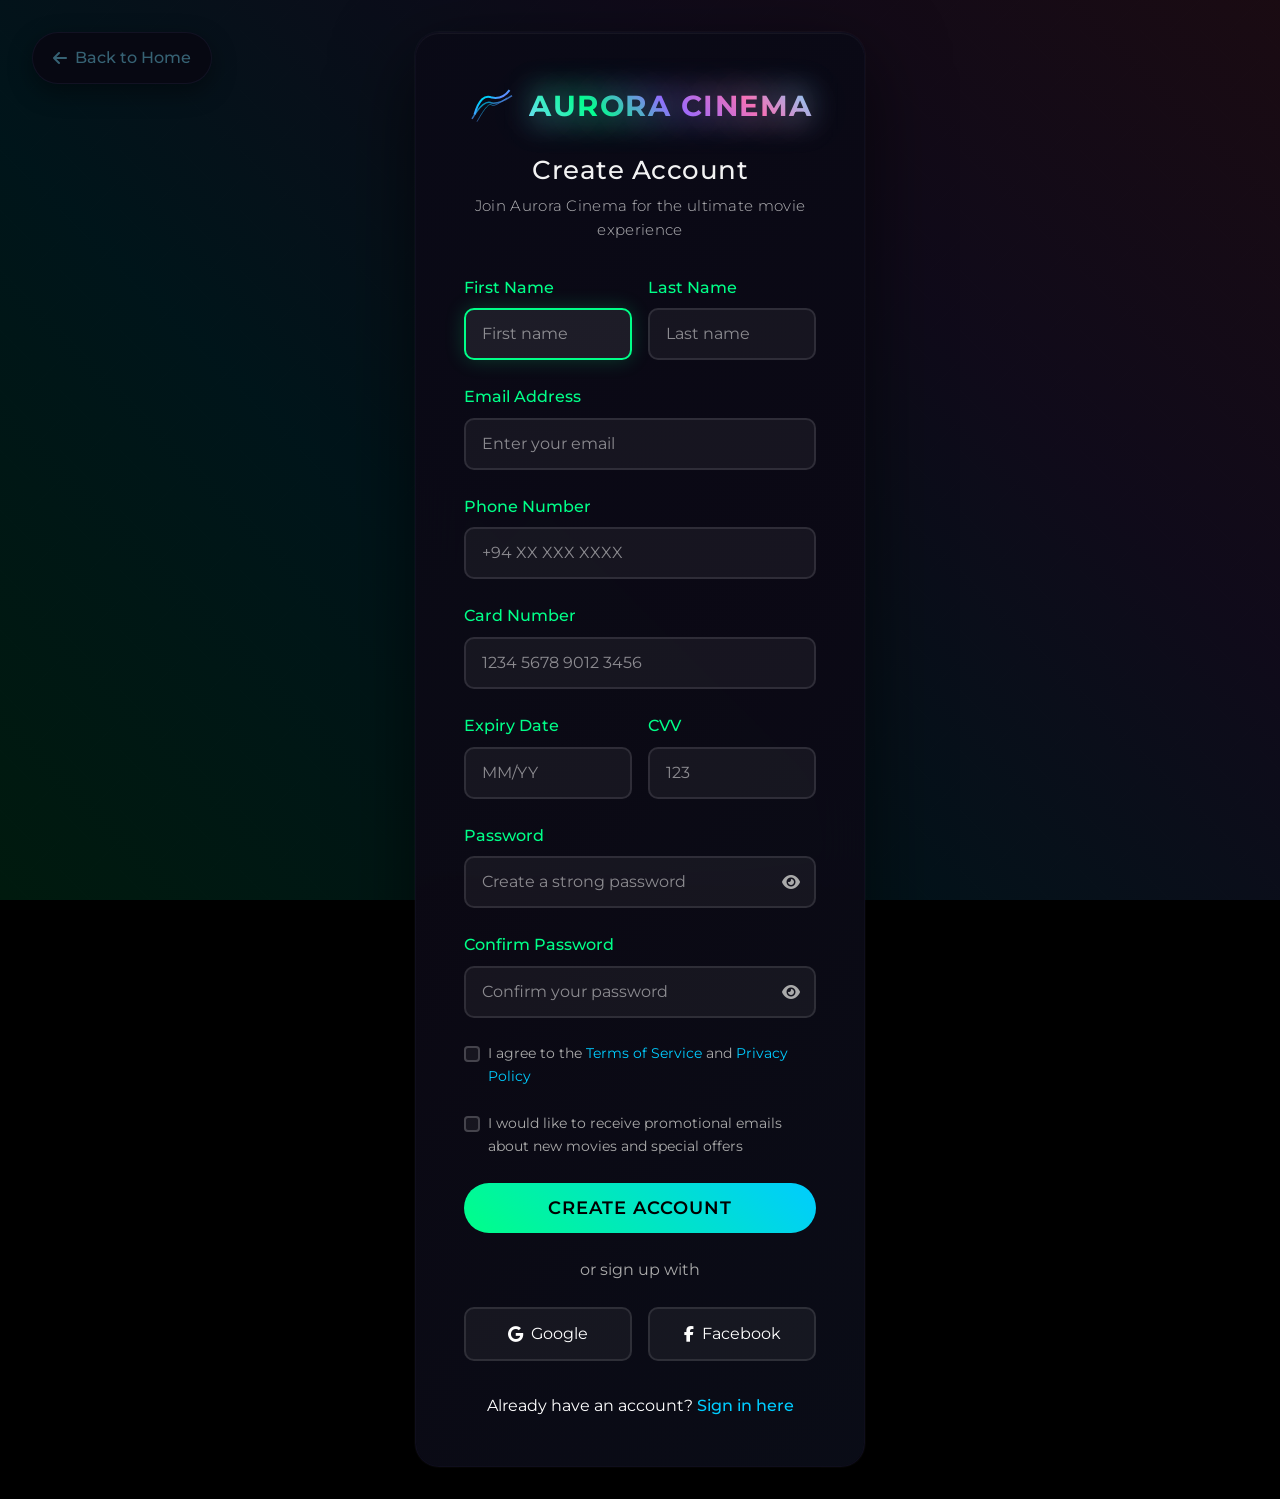
<file: Web/signup.html>
<!DOCTYPE html>
<html lang="en">
<head>
    <meta charset="UTF-8">
    <meta name="viewport" content="width=device-width, initial-scale=1.0">
    <title>Aurora Cinema - Sign Up</title>
    
    <!-- Bootstrap CSS -->
    <link href="https://cdnjs.cloudflare.com/ajax/libs/bootstrap/5.3.0/css/bootstrap.min.css" rel="stylesheet">
    <!-- Font Awesome -->
    <link href="https://cdnjs.cloudflare.com/ajax/libs/font-awesome/6.4.0/css/all.min.css" rel="stylesheet">
    <!-- Google Fonts -->
    <link href="https://fonts.googleapis.com/css2?family=Orbitron:wght@400;700;900&family=Montserrat:wght@300;400;500;600;700&display=swap" rel="stylesheet">
    <!-- Custom CSS -->
    <link href="css/auth.css" rel="stylesheet">
</head>
<body>
    <!-- Background -->
    <div class="auth-background"></div>
    <div class="auth-overlay"></div>

    <!-- Back Button -->
    <a href="index.html" class="back-button">
        <i class="fas fa-arrow-left"></i>
        Back to Home
    </a>

    <!-- Signup Container -->
    <div class="auth-container">
        <div class="auth-card">
            <!-- Header -->
            <div class="auth-header">
                <a href="index.html" class="navbar-brand">
                    <div class="aurora-logo">
                        <svg width="50" height="50" viewBox="0 0 100 100">
                            <defs>
                                <linearGradient id="aurora-gradient" x1="0%" y1="0%" x2="100%" y2="100%">
                                    <stop offset="0%" style="stop-color:#00ff88;stop-opacity:1" />
                                    <stop offset="33%" style="stop-color:#00ccff;stop-opacity:1" />
                                    <stop offset="66%" style="stop-color:#9966ff;stop-opacity:1" />
                                    <stop offset="100%" style="stop-color:#ff6bb3;stop-opacity:1" />
                                </linearGradient>
                            </defs>
                            <path class="aurora-waves" d="M15,70 Q25,20 50,30 Q75,40 85,15" stroke="url(#aurora-gradient)" stroke-width="4" fill="none">
                                <animate attributeName="d" 
                                    values="M15,70 Q25,20 50,30 Q75,40 85,15;M15,65 Q30,25 50,35 Q70,35 85,20;M15,70 Q25,20 50,30 Q75,40 85,15" 
                                    dur="4s" repeatCount="indefinite"/>
                            </path>
                            <path class="aurora-waves" d="M10,80 Q30,30 50,40 Q70,50 90,25" stroke="url(#aurora-gradient)" stroke-width="3" fill="none" opacity="0.7">
                                <animate attributeName="d" 
                                    values="M10,80 Q30,30 50,40 Q70,50 90,25;M10,75 Q35,35 50,45 Q65,45 90,30;M10,80 Q30,30 50,40 Q70,50 90,25" 
                                    dur="3s" repeatCount="indefinite"/>
                            </path>
                            <path class="aurora-waves" d="M20,85 Q40,35 50,45 Q60,55 80,30" stroke="url(#aurora-gradient)" stroke-width="2" fill="none" opacity="0.5">
                                <animate attributeName="d" 
                                    values="M20,85 Q40,35 50,45 Q60,55 80,30;M20,80 Q45,40 50,50 Q55,50 80,35;M20,85 Q40,35 50,45 Q60,55 80,30" 
                                    dur="2s" repeatCount="indefinite"/>
                            </path>
                        </svg>
                    </div>
                    <span class="brand-text">Aurora Cinema</span>
                </a>
                <h2 class="auth-title">Create Account</h2>
                <p class="auth-subtitle">Join Aurora Cinema for the ultimate movie experience</p>
            </div>

            <!-- Signup Form -->
            <form id="signupForm">
                <!-- Name Fields -->
                <div class="form-row">
                    <div class="form-group">
                        <label for="firstName" class="form-label">First Name</label>
                        <div class="position-relative">
                            <input type="text" class="form-control" id="firstName" name="firstName" 
                                   placeholder="First name" required>
                        </div>
                    </div>
                    <div class="form-group">
                        <label for="lastName" class="form-label">Last Name</label>
                        <div class="position-relative">
                            <input type="text" class="form-control" id="lastName" name="lastName" 
                                   placeholder="Last name" required>
                        </div>
                    </div>
                </div>

                <!-- Email -->
                <div class="form-group">
                    <label for="email" class="form-label">Email Address</label>
                    <div class="position-relative">
                        <input type="email" class="form-control" id="email" name="email" 
                               placeholder="Enter your email" required>
                        <div class="invalid-feedback"></div>
                    </div>
                </div>

                <!-- Phone -->
                <div class="form-group">
                    <label for="phone" class="form-label">Phone Number</label>
                    <div class="position-relative">
                        <input type="tel" class="form-control" id="phone" name="phone" 
                               placeholder="+94 XX XXX XXXX" required>
                        <div class="invalid-feedback"></div>
                    </div>
                </div>

                <!-- Card Details -->
                <div class="form-group">
                    <label for="cardNumber" class="form-label">Card Number</label>
                    <div class="position-relative">
                        <input type="text" class="form-control" id="cardNumber" name="cardNumber" 
                               placeholder="1234 5678 9012 3456" maxlength="19" required>
                        <div class="invalid-feedback"></div>
                    </div>
                </div>

                <!-- Card Details Row -->
                <div class="form-row">
                    <div class="form-group">
                        <label for="expiryDate" class="form-label">Expiry Date</label>
                        <div class="position-relative">
                            <input type="text" class="form-control" id="expiryDate" name="expiryDate" 
                                   placeholder="MM/YY" maxlength="5" required>
                            <div class="invalid-feedback"></div>
                        </div>
                    </div>
                    <div class="form-group">
                        <label for="cvv" class="form-label">CVV</label>
                        <div class="position-relative">
                            <input type="text" class="form-control" id="cvv" name="cvv" 
                                   placeholder="123" maxlength="4" required>
                            <div class="invalid-feedback"></div>
                        </div>
                    </div>
                </div>

                <!-- Password -->
                <div class="form-group">
                    <label for="password" class="form-label">Password</label>
                    <div class="position-relative">
                        <input type="password" class="form-control" id="password" name="password" 
                               placeholder="Create a strong password" required>
                        <i class="fas fa-eye password-toggle" id="togglePassword"></i>
                    </div>
                    <div class="password-strength" id="passwordStrength" style="display: none;">
                        <div class="strength-indicator">
                            <div class="strength-bar"></div>
                            <div class="strength-bar"></div>
                            <div class="strength-bar"></div>
                            <div class="strength-bar"></div>
                        </div>
                        <div class="strength-text">Password strength: <span id="strengthText">Weak</span></div>
                    </div>
                </div>

                <!-- Confirm Password -->
                <div class="form-group">
                    <label for="confirmPassword" class="form-label">Confirm Password</label>
                    <div class="position-relative">
                        <input type="password" class="form-control" id="confirmPassword" name="confirmPassword" 
                               placeholder="Confirm your password" required>
                        <i class="fas fa-eye password-toggle" id="toggleConfirmPassword"></i>
                        <div class="invalid-feedback"></div>
                    </div>
                </div>

                <!-- Terms and Privacy -->
                <div class="form-check">
                    <input class="form-check-input" type="checkbox" id="agreeTerms" name="agreeTerms" required>
                    <label class="form-check-label" for="agreeTerms">
                        I agree to the <a href="#" target="_blank">Terms of Service</a> and 
                        <a href="#" target="_blank">Privacy Policy</a>
                    </label>
                </div>

                <!-- Marketing Consent -->
                <div class="form-check">
                    <input class="form-check-input" type="checkbox" id="marketingConsent" name="marketingConsent">
                    <label class="form-check-label" for="marketingConsent">
                        I would like to receive promotional emails about new movies and special offers
                    </label>
                </div>

                <button type="submit" class="btn btn-auth btn-signup" id="signupBtn">
                    <span class="btn-text">Create Account</span>
                </button>
            </form>

            <!-- Divider -->
            <div class="divider">
                <span>or sign up with</span>
            </div>

            <!-- Social Login -->
            <div class="social-login">
                <a href="#" class="btn-social" onclick="socialSignup('google')">
                    <i class="fab fa-google"></i>
                    Google
                </a>
                <a href="#" class="btn-social" onclick="socialSignup('facebook')">
                    <i class="fab fa-facebook-f"></i>
                    Facebook
                </a>
            </div>

            <!-- Links -->
            <div class="auth-links">
                <p class="mb-0">
                    Already have an account? 
                    <a href="login.html">Sign in here</a>
                </p>
            </div>
        </div>
    </div>

    <!-- Page Transition Overlay -->
    <div class="page-transition" id="pageTransition"></div>

    <!-- Bootstrap JS -->
    <script src="https://cdnjs.cloudflare.com/ajax/libs/bootstrap/5.3.0/js/bootstrap.bundle.min.js"></script>
    <!-- Custom JS -->
    <script src="js/auth.js"></script>
    
    <script>
        // Card validation functions
        function isValidCardNumber(cardNumber) {
            // Remove spaces and check if it's 16 digits
            const cleanNumber = cardNumber.replace(/\s/g, '');
            return /^\d{16}$/.test(cleanNumber);
        }
        
        function isValidExpiryDate(expiryDate) {
            // Check MM/YY format
            const regex = /^(0[1-9]|1[0-2])\/\d{2}$/;
            if (!regex.test(expiryDate)) return false;
            
            const [month, year] = expiryDate.split('/');
            const currentDate = new Date();
            const currentYear = currentDate.getFullYear() % 100;
            const currentMonth = currentDate.getMonth() + 1;
            
            const expYear = parseInt(year);
            const expMonth = parseInt(month);
            
            if (expYear < currentYear || (expYear === currentYear && expMonth < currentMonth)) {
                return false;
            }
            
            return true;
        }
        
        function isValidCVV(cvv) {
            return /^\d{3,4}$/.test(cvv);
        }
        
        // Input formatting functions
        function formatCardNumber(input) {
            let value = input.value.replace(/\s/g, '').replace(/[^0-9]/gi, '');
            let formattedValue = value.match(/.{1,4}/g)?.join(' ') || value;
            if (formattedValue.length > 19) formattedValue = formattedValue.substr(0, 19);
            input.value = formattedValue;
        }
        
        function formatExpiryDate(input) {
            let value = input.value.replace(/\D/g, '');
            if (value.length >= 2) {
                value = value.substring(0, 2) + '/' + value.substring(2, 4);
            }
            input.value = value;
        }
        
        function formatCVV(input) {
            input.value = input.value.replace(/[^0-9]/g, '');
        }
        
        // Add event listeners for formatting
        document.getElementById('cardNumber').addEventListener('input', function(e) {
            formatCardNumber(e.target);
        });
        
        document.getElementById('expiryDate').addEventListener('input', function(e) {
            formatExpiryDate(e.target);
        });
        
        document.getElementById('cvv').addEventListener('input', function(e) {
            formatCVV(e.target);
        });

        // Form validation function
        function validateForm() {
            let isValid = true;
            
            // Clear previous validation
            document.querySelectorAll('.form-control').forEach(input => {
                input.classList.remove('is-invalid', 'is-valid');
            });
            
            // Required field validation
            const requiredFields = ['firstName', 'lastName', 'email', 'phone', 'cardNumber', 'expiryDate', 'cvv', 'password', 'confirmPassword'];
            requiredFields.forEach(fieldId => {
                const field = document.getElementById(fieldId);
                if (!field.value.trim()) {
                    showFieldError(field, 'This field is required');
                    isValid = false;
                } else {
                    field.classList.add('is-valid');
                }
            });
            
            // Email validation
            const email = document.getElementById('email');
            if (email.value && !isValidEmail(email.value)) {
                showFieldError(email, 'Please enter a valid email address');
                isValid = false;
            }
            
            // Phone validation
            const phone = document.getElementById('phone');
            if (phone.value && !isValidPhone(phone.value)) {
                showFieldError(phone, 'Please enter a valid phone number');
                isValid = false;
            }
            
            // Card number validation
            const cardNumber = document.getElementById('cardNumber');
            if (cardNumber.value && !isValidCardNumber(cardNumber.value)) {
                showFieldError(cardNumber, 'Please enter a valid card number');
                isValid = false;
            }
            
            // Expiry date validation
            const expiryDate = document.getElementById('expiryDate');
            if (expiryDate.value && !isValidExpiryDate(expiryDate.value)) {
                showFieldError(expiryDate, 'Please enter a valid expiry date (MM/YY)');
                isValid = false;
            }
            
            // CVV validation
            const cvv = document.getElementById('cvv');
            if (cvv.value && !isValidCVV(cvv.value)) {
                showFieldError(cvv, 'Please enter a valid CVV (3-4 digits)');
                isValid = false;
            }
            
            // Password validation
            const password = document.getElementById('password');
            if (password.value && password.value.length < 8) {
                showFieldError(password, 'Password must be at least 8 characters long');
                isValid = false;
            }
            
            // Confirm password validation
            const confirmPassword = document.getElementById('confirmPassword');
            if (confirmPassword.value !== password.value) {
                showFieldError(confirmPassword, 'Passwords do not match');
                isValid = false;
            }
            
            // Terms agreement validation
            const agreeTerms = document.getElementById('agreeTerms');
            if (!agreeTerms.checked) {
                alert('Please agree to the Terms of Service and Privacy Policy');
                isValid = false;
            }
            
            return isValid;
        }

        // Form validation
        document.getElementById('signupForm').addEventListener('submit', function(e) {
            e.preventDefault();
            
            if (!validateForm()) {
                return;
            }
            
            const signupBtn = document.getElementById('signupBtn');
            const btnText = signupBtn.querySelector('.btn-text');
            
            // Show loading state
            signupBtn.disabled = true;
            btnText.innerHTML = '<div class="spinner"></div> Creating Account...';
            
            // Simulate signup process
            setTimeout(() => {
                const formData = new FormData(this);
                const userData = Object.fromEntries(formData.entries());
                
                // Here you would typically make an API call to your backend
                console.log('Signup attempt:', userData);
                
                // Show success message
                alert('Account created successfully! Please check your email to verify your account.');
                
                // Reset button state
                signupBtn.disabled = false;
                btnText.innerHTML = 'Create Account';
                
                // Show page transition and redirect
                showPageTransition();
                setTimeout(() => {
                    window.location.href = 'login.html';
                }, 500);
            }, 2500);
        });
    </script>
</body>
</html>
</file>
<file: Web/css/auth.css>
/* Authentication Pages Styles */

:root {
    --aurora-green: #00ff88;
    --aurora-blue: #00ccff;
    --aurora-purple: #9966ff;
    --aurora-pink: #ff6bb3;
    --dark-bg: #0a0a0a;
    --card-bg: #1a1a1a;
    --text-light: #ffffff;
    --text-muted: #aaaaaa;
}

* {
    margin: 0;
    padding: 0;
    box-sizing: border-box;
}

body {
    font-family: 'Montserrat', sans-serif;
    background-color: #000000;
    color: var(--text-light);
    overflow-x: hidden;
    line-height: 1.6;
    min-height: 100vh;
}

/* Professional Elegant Background */
.auth-background {
    position: fixed;
    top: 0;
    left: 0;
    width: 100%;
    height: 100%;
    background: linear-gradient(rgba(0, 0, 0, 0.2), rgba(0, 0, 0, 0.3)),
                url('https://image.tmdb.org/t/p/original/t6HIqrRAclMCA60NsSmeqe9RmNV.jpg');
    background-size: cover;
    background-position: center;
    background-attachment: fixed;
    z-index: -2;
}

.auth-overlay {
    position: fixed;
    top: 0;
    left: 0;
    width: 100%;
    height: 100%;
    background: linear-gradient(45deg, 
        rgba(0, 255, 136, 0.1) 0%,
        rgba(0, 204, 255, 0.1) 35%,
        rgba(153, 102, 255, 0.1) 70%,
        rgba(255, 107, 179, 0.1) 100%
    );
    animation: aurora-gradient 8s ease-in-out infinite;
    z-index: -1;
}

/* Subtle geometric pattern overlay */
.auth-overlay::before {
    content: '';
    position: absolute;
    top: 0;
    left: 0;
    width: 100%;
    height: 100%;
    background-image: 
        linear-gradient(45deg, rgba(255, 255, 255, 0.01) 25%, transparent 25%),
        linear-gradient(-45deg, rgba(255, 255, 255, 0.01) 25%, transparent 25%),
        linear-gradient(45deg, transparent 75%, rgba(255, 255, 255, 0.01) 75%),
        linear-gradient(-45deg, transparent 75%, rgba(255, 255, 255, 0.01) 75%);
    background-size: 60px 60px;
    background-position: 0 0, 0 30px, 30px -30px, -30px 0px;
    opacity: 0.2;
}

/* Aurora Logo */
.aurora-logo {
    position: relative;
    display: inline-block;
}

.aurora-waves {
    animation: aurora-flow 4s ease-in-out infinite;
}

@keyframes aurora-flow {
    0%, 100% {
        transform: translateY(0) scaleY(1);
        opacity: 0.8;
    }
    50% {
        transform: translateY(-2px) scaleY(1.1);
        opacity: 1;
    }
}

@keyframes aurora-gradient {
    0%, 100% {
        background: linear-gradient(45deg, 
            rgba(0, 255, 136, 0.1) 0%,
            rgba(0, 204, 255, 0.1) 35%,
            rgba(153, 102, 255, 0.1) 70%,
            rgba(255, 107, 179, 0.1) 100%
        );
    }
    50% {
        background: linear-gradient(45deg, 
            rgba(153, 102, 255, 0.1) 0%,
            rgba(255, 107, 179, 0.1) 35%,
            rgba(0, 255, 136, 0.1) 70%,
            rgba(0, 204, 255, 0.1) 100%
        );
    }
}

/* Auth Container */
.auth-container {
    min-height: 100vh;
    display: flex;
    align-items: center;
    justify-content: center;
    padding: 2rem 1rem;
}

.auth-card {
    background: rgba(8, 8, 18, 0.95);
    backdrop-filter: blur(25px);
    border-radius: 24px;
    padding: 3rem;
    box-shadow: 
        0 25px 80px rgba(0, 0, 0, 0.6),
        0 0 0 1px rgba(255, 255, 255, 0.03),
        inset 0 1px 0 rgba(255, 255, 255, 0.05);
    border: 1px solid rgba(60, 59, 99, 0.15);
    max-width: 450px;
    width: 100%;
    animation: fadeInUp 0.8s ease-out;
    position: relative;
}

.auth-card::before {
    content: '';
    position: absolute;
    top: 0;
    left: 0;
    right: 0;
    bottom: 0;
    background: linear-gradient(135deg, 
        rgba(60, 59, 99, 0.05) 0%,
        rgba(127, 59, 99, 0.03) 50%,
        rgba(60, 109, 127, 0.05) 100%
    );
    border-radius: 24px;
    z-index: -1;
}

.auth-header {
    text-align: center;
    margin-bottom: 2rem;
}

.auth-header .navbar-brand {
    font-family: 'Montserrat', sans-serif;
    font-weight: 700;
    font-size: 1.8rem;
    text-transform: uppercase;
    letter-spacing: 1.5px;
    display: flex;
    align-items: center;
    justify-content: center;
    gap: 12px;
    text-decoration: none;
    margin-bottom: 1.5rem;
}

.brand-text {
    background: linear-gradient(45deg, 
        rgba(120, 219, 255, 1) 0%,
        rgba(0, 255, 136, 1) 25%,
        rgba(153, 102, 255, 1) 50%,
        rgba(255, 107, 179, 1) 75%,
        rgba(120, 219, 255, 1) 100%
    );
    background-clip: text;
    -webkit-background-clip: text;
    -webkit-text-fill-color: transparent;
    text-shadow: 0 0 40px rgba(120, 219, 255, 0.4);
    position: relative;
}

.brand-text::after {
    content: '';
    position: absolute;
    top: 0;
    left: 0;
    right: 0;
    bottom: 0;
    background: linear-gradient(45deg, 
        rgba(120, 219, 255, 0.15) 0%,
        rgba(0, 255, 136, 0.15) 25%,
        rgba(153, 102, 255, 0.15) 50%,
        rgba(255, 107, 179, 0.15) 75%,
        rgba(120, 219, 255, 0.15) 100%
    );
    filter: blur(12px);
    z-index: -1;
}

.auth-title {
    font-family: 'Montserrat', sans-serif;
    font-size: 1.6rem;
    font-weight: 500;
    color: rgba(255, 255, 255, 0.95);
    margin-bottom: 0.5rem;
    letter-spacing: 0.5px;
}

.auth-subtitle {
    color: rgba(255, 255, 255, 0.7);
    font-size: 0.95rem;
    font-weight: 300;
    letter-spacing: 0.3px;
}

/* Form Styles */
.form-group {
    margin-bottom: 1.5rem;
    position: relative;
}

.form-row {
    display: flex;
    gap: 1rem;
}

.form-row .form-group {
    flex: 1;
}

.form-label {
    color: var(--aurora-green);
    font-weight: 500;
    margin-bottom: 0.5rem;
    display: block;
}

.form-control {
    background: rgba(255, 255, 255, 0.05);
    border: 2px solid rgba(255, 255, 255, 0.1);
    border-radius: 10px;
    color: var(--text-light);
    padding: 0.75rem 1rem;
    font-size: 1rem;
    transition: all 0.3s ease;
}

.form-control:focus {
    background: rgba(255, 255, 255, 0.08);
    border-color: var(--aurora-green);
    box-shadow: 0 0 20px rgba(0, 255, 136, 0.2);
    color: var(--text-light);
}

.form-control::placeholder {
    color: rgba(255, 255, 255, 0.5);
}

.input-icon {
    position: absolute;
    left: 1rem;
    top: 2.2rem;
    color: var(--aurora-blue);
    z-index: 2;
}

.password-toggle {
    position: absolute;
    right: 1rem;
    top: 50%;
    transform: translateY(-50%);
    color: var(--text-muted);
    cursor: pointer;
    transition: color 0.3s ease;
    z-index: 2;
}

.password-toggle:hover {
    color: var(--aurora-green);
}

/* Password Strength */
.password-strength {
    margin-top: 0.5rem;
    font-size: 0.8rem;
}

.strength-indicator {
    display: flex;
    gap: 0.25rem;
    margin-bottom: 0.5rem;
}

.strength-bar {
    height: 3px;
    flex: 1;
    background: rgba(255, 255, 255, 0.1);
    border-radius: 2px;
    transition: background-color 0.3s ease;
}

.strength-bar.weak { background-color: #ff4757; }
.strength-bar.medium { background-color: #ffa502; }
.strength-bar.strong { background-color: var(--aurora-green); }

.strength-text {
    color: var(--text-muted);
    text-align: center;
}

/* Checkbox */
.form-check {
    margin-bottom: 1.5rem;
}

.form-check-input {
    background: rgba(255, 255, 255, 0.05);
    border: 2px solid rgba(255, 255, 255, 0.2);
}

.form-check-input:checked {
    background-color: var(--aurora-green);
    border-color: var(--aurora-green);
}

.form-check-label {
    color: var(--text-muted);
    font-size: 0.9rem;
}

.form-check-label a {
    color: var(--aurora-blue);
    text-decoration: none;
}

.form-check-label a:hover {
    color: var(--aurora-green);
    text-decoration: underline;
}

/* Buttons */
.btn-auth {
    background: linear-gradient(45deg, var(--aurora-green), var(--aurora-blue));
    border: none;
    color: #000;
    padding: 0.75rem 2rem;
    border-radius: 50px;
    font-weight: 600;
    font-size: 1.1rem;
    width: 100%;
    transition: all 0.3s ease;
    text-transform: uppercase;
    letter-spacing: 1px;
}

.btn-auth:hover {
    background: linear-gradient(45deg, var(--aurora-blue), var(--aurora-purple));
    transform: translateY(-2px);
    box-shadow: 0 10px 30px rgba(0, 255, 136, 0.3);
    color: #000;
}

.btn-auth:disabled {
    opacity: 0.6;
    cursor: not-allowed;
}

.btn-signup {
    background: linear-gradient(45deg, var(--aurora-green), var(--aurora-blue));
    color: #000;
}

.btn-signup:hover {
    background: linear-gradient(45deg, var(--aurora-blue), var(--aurora-purple));
    color: #000;
}

/* Links */
.auth-links {
    text-align: center;
    margin-top: 2rem;
}

.auth-links a {
    color: var(--aurora-blue);
    text-decoration: none;
    transition: color 0.3s ease;
    font-weight: 500;
}

.auth-links a:hover {
    color: var(--aurora-green);
    text-decoration: underline;
}

.divider {
    text-align: center;
    margin: 1.5rem 0;
    position: relative;
}

.divider span {
    color: var(--text-muted);
}

/* Social Login */
.social-login {
    display: flex;
    gap: 1rem;
    margin-bottom: 1.5rem;
}

.btn-social {
    flex: 1;
    padding: 0.75rem;
    border-radius: 10px;
    border: 2px solid rgba(255, 255, 255, 0.1);
    background: rgba(255, 255, 255, 0.05);
    color: var(--text-light);
    transition: all 0.3s ease;
    text-decoration: none;
    display: flex;
    align-items: center;
    justify-content: center;
    gap: 0.5rem;
}

.btn-social:hover {
    border-color: var(--aurora-green);
    background: rgba(0, 255, 136, 0.1);
    color: var(--text-light);
    transform: translateY(-2px);
}

/* Back button */
.back-button {
    position: absolute;
    top: 2rem;
    left: 2rem;
    background: rgba(8, 8, 18, 0.9);
    border: 1px solid rgba(60, 59, 99, 0.2);
    color: rgba(60, 109, 127, 0.9);
    padding: 0.75rem 1.25rem;
    border-radius: 30px;
    text-decoration: none;
    transition: all 0.3s ease;
    backdrop-filter: blur(15px);
    display: flex;
    align-items: center;
    gap: 0.5rem;
    font-weight: 500;
    box-shadow: 0 8px 25px rgba(0, 0, 0, 0.4);
}

.back-button:hover {
    background: rgba(60, 59, 99, 0.1);
    color: rgba(60, 109, 127, 1);
    transform: translateY(-2px);
    box-shadow: 0 12px 35px rgba(0, 0, 0, 0.5);
    border-color: rgba(60, 109, 127, 0.4);
}

/* Form validation */
.is-invalid {
    border-color: #ff4757 !important;
}

.is-valid {
    border-color: var(--aurora-green) !important;
}

.invalid-feedback {
    color: #ff4757;
    font-size: 0.8rem;
    margin-top: 0.25rem;
}

/* Button Click and Redirect Animations */
.btn:active {
    transform: scale(0.95);
    transition: transform 0.1s ease;
}

.btn.loading {
    position: relative;
    color: transparent;
    pointer-events: none;
    animation: buttonPulse 1.5s ease-in-out infinite;
}

.btn.loading::after {
    content: '';
    position: absolute;
    top: 50%;
    left: 50%;
    width: 20px;
    height: 20px;
    margin: -10px 0 0 -10px;
    border: 2px solid rgba(255, 255, 255, 0.3);
    border-top: 2px solid #fff;
    border-radius: 50%;
    animation: buttonSpinner 1s linear infinite;
}

@keyframes buttonPulse {
    0%, 100% {
        transform: scale(1);
        box-shadow: 0 0 20px rgba(0, 255, 136, 0.3);
    }
    50% {
        transform: scale(1.05);
        box-shadow: 0 0 30px rgba(0, 255, 136, 0.6);
    }
}

@keyframes buttonSpinner {
    0% {
        transform: rotate(0deg);
    }
    100% {
        transform: rotate(360deg);
    }
}

/* Page Transition Overlay */
.page-transition {
    position: fixed;
    top: 0;
    left: 0;
    width: 100%;
    height: 100%;
    background: linear-gradient(45deg, var(--aurora-green), var(--aurora-blue), var(--aurora-purple));
    z-index: 9999;
    opacity: 0;
    visibility: hidden;
    transition: all 0.5s ease;
}

.page-transition.active {
    opacity: 1;
    visibility: visible;
}

.page-transition::before {
    content: '';
    position: absolute;
    top: 50%;
    left: 50%;
    width: 60px;
    height: 60px;
    margin: -30px 0 0 -30px;
    border: 4px solid rgba(255, 255, 255, 0.3);
    border-top: 4px solid #fff;
    border-radius: 50%;
    animation: pageSpinner 1s linear infinite;
}

.page-transition::after {
    content: 'Redirecting...';
    position: absolute;
    top: 60%;
    left: 50%;
    transform: translateX(-50%);
    color: #fff;
    font-family: 'Montserrat', sans-serif;
    font-weight: 600;
    font-size: 1.2rem;
    letter-spacing: 1px;
}

@keyframes pageSpinner {
    0% {
        transform: rotate(0deg);
    }
    100% {
        transform: rotate(360deg);
    }
}

/* Animations */
@keyframes fadeInUp {
    from {
        opacity: 0;
        transform: translateY(50px);
    }
    to {
        opacity: 1;
        transform: translateY(0);
    }
}

/* Loading spinner */
.spinner {
    display: inline-block;
    width: 20px;
    height: 20px;
    border: 3px solid rgba(255, 255, 255, 0.3);
    border-radius: 50%;
    border-top-color: #000;
    animation: spin 1s ease-in-out infinite;
}

@keyframes spin {
    to { transform: rotate(360deg); }
}

/* Responsive */
@media (max-width: 576px) {
    .auth-card {
        padding: 2rem 1.5rem;
        margin: 1rem;
    }

    .back-button {
        top: 1rem;
        left: 1rem;
    }

    .auth-header .navbar-brand {
        font-size: 1.6rem;
    }

    .auth-title {
        font-size: 1.5rem;
    }

    .form-row {
        flex-direction: column;
        gap: 0;
    }

    .social-login {
        flex-direction: column;
    }
}
</file>
<file: Web/css/main.css>
:root {
    --aurora-green: #00ff88;
    --aurora-blue: #00ccff;
    --aurora-purple: #9966ff;
    --aurora-pink: #ff6bb3;
    --dark-bg: #0a0a0a;
    --card-bg: #1a1a1a;
    --text-light: #ffffff;
    --text-muted: #aaaaaa;
}

* {
    margin: 0;
    padding: 0;
    box-sizing: border-box;
}

body {
    font-family: 'Montserrat', sans-serif;
    background-color: #000000;
    color: var(--text-light);
    overflow-x: hidden;
    line-height: 1.6;
}

/* Custom Scrollbar */
::-webkit-scrollbar {
    width: 8px;
}

::-webkit-scrollbar-track {
    background: #111;
}

::-webkit-scrollbar-thumb {
    background: linear-gradient(45deg, var(--aurora-green), var(--aurora-blue));
    border-radius: 10px;
}

/* Aurora Logo Animation */
.aurora-logo {
    position: relative;
    display: inline-block;
}

.aurora-waves {
    animation: aurora-flow 4s ease-in-out infinite;
}

@keyframes aurora-flow {
    0%, 100% {
        transform: translateY(0) scaleY(1);
        opacity: 0.8;
    }
    50% {
        transform: translateY(-2px) scaleY(1.1);
        opacity: 1;
    }
}

/* Navigation */
.navbar-custom {
    background: rgba(0, 0, 0, 0.4) !important;
    backdrop-filter: blur(15px);
    transition: all 0.3s ease;
    padding: 0.3rem 0;
    box-shadow: 0 8px 32px rgba(0, 255, 136, 0.15);
    border-radius: 0;
    margin: 1rem 2rem 0 2rem;
    border: 1px solid rgba(0, 255, 136, 0.1);
}

.navbar-custom.scrolled {
    background: rgba(0, 0, 0, 0.6) !important;
    box-shadow: 0 12px 40px rgba(0, 255, 136, 0.25);
    border-radius: 0;
    margin: 0.5rem 2rem;
}

.navbar-brand {
    font-family: 'Montserrat', sans-serif;
    font-weight: 800;
    font-size: 1.8rem;
    text-transform: uppercase;
    letter-spacing: 2px;
    background: linear-gradient(45deg, var(--aurora-green), var(--aurora-blue), var(--aurora-purple));
    background-clip: text;
    -webkit-background-clip: text;
    -webkit-text-fill-color: transparent;
    display: flex;
    align-items: center;
    gap: 12px;
    text-decoration: none;
    margin-left: -15px;
}

@keyframes auroraButtonFlow {
    0%, 100% {
        background-position: 0% 50%;
    }
    25% {
        background-position: 100% 50%;
    }
    50% {
        background-position: 50% 100%;
    }
    75% {
        background-position: 50% 0%;
    }
}

/* Button Click and Redirect Animations */
.btn-login:active,
.btn-signup:active {
    transform: scale(0.95);
    transition: transform 0.1s ease;
}

.btn-login.loading,
.btn-signup.loading {
    position: relative;
    color: transparent;
    pointer-events: none;
    animation: buttonPulse 1.5s ease-in-out infinite;
}

.btn-login.loading::after,
.btn-signup.loading::after {
    content: '';
    position: absolute;
    top: 50%;
    left: 50%;
    width: 20px;
    height: 20px;
    margin: -10px 0 0 -10px;
    border: 2px solid rgba(255, 255, 255, 0.3);
    border-top: 2px solid #fff;
    border-radius: 50%;
    animation: buttonSpinner 1s linear infinite;
}

@keyframes buttonPulse {
    0%, 100% {
        transform: scale(1);
        box-shadow: 0 0 20px rgba(0, 255, 136, 0.3);
    }
    50% {
        transform: scale(1.05);
        box-shadow: 0 0 30px rgba(0, 255, 136, 0.6);
    }
}

@keyframes buttonSpinner {
    0% {
        transform: rotate(0deg);
    }
    100% {
        transform: rotate(360deg);
    }
}

/* Page Transition Overlay */
.page-transition {
    position: fixed;
    top: 0;
    left: 0;
    width: 100%;
    height: 100%;
    background: linear-gradient(45deg, var(--aurora-green), var(--aurora-blue), var(--aurora-purple));
    z-index: 9999;
    opacity: 0;
    visibility: hidden;
    transition: all 0.5s ease;
}

.page-transition.active {
    opacity: 1;
    visibility: visible;
}

.page-transition::before {
    content: '';
    position: absolute;
    top: 50%;
    left: 50%;
    width: 60px;
    height: 60px;
    margin: -30px 0 0 -30px;
    border: 4px solid rgba(255, 255, 255, 0.3);
    border-top: 4px solid #fff;
    border-radius: 50%;
    animation: pageSpinner 1s linear infinite;
}

.page-transition::after {
    content: 'Redirecting...';
    position: absolute;
    top: 60%;
    left: 50%;
    transform: translateX(-50%);
    color: #fff;
    font-family: 'Montserrat', sans-serif;
    font-weight: 600;
    font-size: 1.2rem;
    letter-spacing: 1px;
}

@keyframes pageSpinner {
    0% {
        transform: rotate(0deg);
    }
    100% {
        transform: rotate(360deg);
    }
}

/* Movie Detail Page Styles */
.movie-hero-section {
    height: 100vh;
    position: relative;
    display: flex;
    align-items: center;
    background: linear-gradient(rgba(0, 0, 0, 0.7), rgba(0, 0, 0, 0.5)), 
                url('https://image.tmdb.org/t/p/original/t6HIqrRAclMCA60NsSmeqe9RmNV.jpg');
    background-size: cover;
    background-position: center;
    background-attachment: fixed;
    overflow: hidden;
}

.movie-hero-overlay {
    position: absolute;
    top: 0;
    left: 0;
    right: 0;
    bottom: 0;
    background: linear-gradient(45deg, 
        rgba(0, 255, 136, 0.1) 0%, 
        rgba(0, 204, 255, 0.1) 50%, 
        rgba(153, 102, 255, 0.1) 100%);
    animation: auroraOverlay 8s ease-in-out infinite alternate;
}

@keyframes auroraOverlay {
    0% {
        opacity: 0.3;
        transform: scale(1);
    }
    100% {
        opacity: 0.6;
        transform: scale(1.05);
    }
}

.movie-poster-container {
    position: relative;
    border-radius: 20px;
    overflow: hidden;
    box-shadow: 0 20px 40px rgba(0, 0, 0, 0.5);
    transition: transform 0.3s ease;
}

.movie-poster-container:hover {
    transform: translateY(-10px);
}

.movie-poster {
    width: 100%;
    height: auto;
    display: block;
}

.movie-poster-overlay {
    position: absolute;
    top: 0;
    left: 0;
    right: 0;
    bottom: 0;
    background: rgba(0, 0, 0, 0.7);
    display: flex;
    align-items: center;
    justify-content: center;
    opacity: 0;
    transition: opacity 0.3s ease;
}

.movie-poster-container:hover .movie-poster-overlay {
    opacity: 1;
}

.btn-trailer {
    width: 80px;
    height: 80px;
    border-radius: 50%;
    background: linear-gradient(45deg, var(--aurora-green), var(--aurora-blue));
    border: none;
    color: white;
    font-size: 2rem;
    display: flex;
    align-items: center;
    justify-content: center;
    transition: all 0.3s ease;
    box-shadow: 0 10px 30px rgba(0, 255, 136, 0.3);
}

.btn-trailer:hover {
    transform: scale(1.1);
    box-shadow: 0 15px 40px rgba(0, 255, 136, 0.5);
}

.movie-details {
    padding: 2rem;
}

.movie-badge {
    margin-bottom: 1rem;
}

.badge.bg-aurora {
    background: linear-gradient(45deg, var(--aurora-green), var(--aurora-blue), var(--aurora-purple)) !important;
    color: white;
    padding: 0.5rem 1rem;
    border-radius: 25px;
    font-weight: 600;
    text-transform: uppercase;
    letter-spacing: 1px;
}

.movie-title {
    font-family: 'Montserrat', sans-serif;
    font-size: 3.5rem;
    font-weight: 800;
    margin-bottom: 1.5rem;
    background: linear-gradient(45deg, var(--aurora-green), var(--aurora-blue), var(--aurora-purple));
    background-clip: text;
    -webkit-background-clip: text;
    -webkit-text-fill-color: transparent;
    line-height: 1.2;
}

.movie-meta {
    display: flex;
    flex-wrap: wrap;
    gap: 1.5rem;
    margin-bottom: 2rem;
    align-items: center;
}

.movie-rating,
.movie-year,
.movie-duration,
.movie-genre {
    display: flex;
    align-items: center;
    gap: 0.5rem;
    color: var(--text-light);
    font-weight: 500;
}

.movie-rating i {
    color: #ffd700;
}

.movie-description {
    font-size: 1.2rem;
    line-height: 1.8;
    margin-bottom: 2.5rem;
    color: var(--text-muted);
}

.movie-actions {
    display: flex;
    gap: 1rem;
    flex-wrap: wrap;
}

.btn-book {
    background: linear-gradient(45deg, var(--aurora-green), var(--aurora-blue));
    border: none;
    padding: 1rem 2rem;
    font-weight: 600;
    text-transform: uppercase;
    letter-spacing: 1px;
    transition: all 0.3s ease;
    box-shadow: 0 10px 30px rgba(0, 255, 136, 0.3);
}

.btn-book:hover {
    transform: translateY(-3px);
    box-shadow: 0 15px 40px rgba(0, 255, 136, 0.5);
}

.btn-watchlist {
    padding: 1rem 2rem;
    font-weight: 600;
    text-transform: uppercase;
    letter-spacing: 1px;
    transition: all 0.3s ease;
}

.btn-watchlist:hover {
    transform: translateY(-3px);
    background: rgba(255, 255, 255, 0.1);
}

/* Movie Information Section */
.movie-info-section {
    padding: 6rem 0;
    background: #000000;
    position: relative;
}

.movie-info-card,
.movie-stats-card {
    background: rgba(26, 26, 26, 0.8);
    border-radius: 20px;
    padding: 2.5rem;
    border: 1px solid rgba(0, 255, 136, 0.2);
    backdrop-filter: blur(10px);
    box-shadow: 0 20px 40px rgba(0, 0, 0, 0.3);
}

.movie-info-grid {
    display: grid;
    grid-template-columns: repeat(auto-fit, minmax(250px, 1fr));
    gap: 2rem;
}

.info-item h5 {
    color: var(--aurora-green);
    font-weight: 600;
    margin-bottom: 0.5rem;
    text-transform: uppercase;
    letter-spacing: 1px;
    font-size: 0.9rem;
}

.info-item p {
    color: var(--text-light);
    font-size: 1.1rem;
    margin: 0;
}

.stats-grid {
    display: grid;
    grid-template-columns: repeat(2, 1fr);
    gap: 2rem;
}

.stat-item {
    text-align: center;
    padding: 1.5rem;
    background: rgba(0, 255, 136, 0.1);
    border-radius: 15px;
    border: 1px solid rgba(0, 255, 136, 0.2);
}

.stat-number {
    font-size: 2.5rem;
    font-weight: 800;
    color: var(--aurora-green);
    margin-bottom: 0.5rem;
}

.stat-label {
    color: var(--text-muted);
    font-size: 0.9rem;
    text-transform: uppercase;
    letter-spacing: 1px;
}

/* Showtimes Section */
.showtimes-section {
    padding: 6rem 0;
    background: #000000;
    position: relative;
}

.showtime-card {
    background: rgba(26, 26, 26, 0.8);
    border-radius: 20px;
    padding: 2rem;
    border: 1px solid rgba(0, 255, 136, 0.2);
    backdrop-filter: blur(10px);
    box-shadow: 0 20px 40px rgba(0, 0, 0, 0.3);
    transition: transform 0.3s ease;
}

.showtime-card:hover {
    transform: translateY(-10px);
}

.cinema-info h5 {
    color: var(--aurora-green);
    font-weight: 600;
    margin-bottom: 0.5rem;
}

.cinema-info p {
    color: var(--text-muted);
    margin-bottom: 1.5rem;
}

.showtime-slots {
    display: grid;
    grid-template-columns: repeat(2, 1fr);
    gap: 1rem;
}

.time-slot {
    background: rgba(0, 255, 136, 0.1);
    border: 1px solid rgba(0, 255, 136, 0.3);
    color: var(--text-light);
    padding: 1rem;
    border-radius: 10px;
    font-weight: 600;
    transition: all 0.3s ease;
    cursor: pointer;
}

.time-slot:hover {
    background: rgba(0, 255, 136, 0.2);
    transform: translateY(-2px);
}

.time-slot.active {
    background: linear-gradient(45deg, var(--aurora-green), var(--aurora-blue));
    color: white;
    box-shadow: 0 10px 30px rgba(0, 255, 136, 0.3);
}

/* Related Movies Section */
.related-movies-section {
    padding: 6rem 0;
    background: #000000;
    position: relative;
}

/* Responsive Design */
@media (max-width: 768px) {
    .movie-title {
        font-size: 2.5rem;
    }
    
    .movie-meta {
        flex-direction: column;
        align-items: flex-start;
        gap: 1rem;
    }
    
    .movie-actions {
        flex-direction: column;
    }
    
    .movie-info-grid {
        grid-template-columns: 1fr;
    }
    
    .stats-grid {
        grid-template-columns: 1fr;
    }
    
    .showtime-slots {
        grid-template-columns: 1fr;
    }
}

.nav-link {
    color: var(--text-light) !important;
    font-weight: 500;
    margin: 0 0.5rem;
    padding: 0.5rem 1rem !important;
    border-radius: 25px;
    transition: all 0.3s ease;
    position: relative;
}

.nav-link:hover,
.nav-link.active {
    color: var(--aurora-green) !important;
    background: rgba(0, 255, 136, 0.1);
    transform: translateY(-2px);
}

.auth-buttons {
    margin-left: auto;
}

.auth-buttons .btn {
    margin: 0 0.25rem;
    padding: 0.2rem 0.8rem;
    border-radius: 25px;
    font-weight: 600;
    transition: all 0.3s ease;
}

.btn-login {
    background: linear-gradient(45deg, var(--aurora-green), var(--aurora-blue), var(--aurora-purple));
    background-size: 200% 200%;
    border: none;
    color: #fff;
    animation: auroraButtonFlow 4s ease-in-out infinite;
    box-shadow: 0 0 20px rgba(0, 255, 136, 0.3);
}

.btn-signup {
    background: linear-gradient(45deg, var(--aurora-purple), var(--aurora-pink), var(--aurora-green));
    background-size: 200% 200%;
    border: none;
    color: #fff;
    animation: auroraButtonFlow 4s ease-in-out infinite;
    box-shadow: 0 0 20px rgba(153, 102, 255, 0.3);
}

.btn-login:hover {
    transform: translateY(-3px);
    box-shadow: 0 10px 25px rgba(0, 255, 136, 0.6);
    background: linear-gradient(45deg, var(--aurora-green), var(--aurora-blue), var(--aurora-purple));
}

.btn-signup:hover {
    transform: translateY(-3px);
    box-shadow: 0 10px 25px rgba(153, 102, 255, 0.6);
    background: linear-gradient(45deg, var(--aurora-purple), var(--aurora-pink), var(--aurora-green));
}

/* Hero Section */
.hero-section {
    height: 100vh;
    position: relative;
    display: flex;
    align-items: flex-start;
    justify-content: center;
    padding-top: 35vh;
    background: linear-gradient(rgba(0, 0, 0, 0.2), rgba(0, 0, 0, 0.3)),
                url('https://image.tmdb.org/t/p/original/t6HIqrRAclMCA60NsSmeqe9RmNV.jpg');
    background-size: cover;
    background-position: center;
    background-attachment: fixed;
    overflow: hidden;
}

.hero-overlay {
    position: absolute;
    top: 0;
    left: 0;
    width: 100%;
    height: 100%;
    background: linear-gradient(45deg, 
        rgba(0, 255, 136, 0.1) 0%,
        rgba(0, 204, 255, 0.1) 35%,
        rgba(153, 102, 255, 0.1) 70%,
        rgba(255, 107, 179, 0.1) 100%
    );
    animation: aurora-gradient 8s ease-in-out infinite;
}

/* Dark Fadeout Overlay */
.hero-section::after {
    content: "";
    position: absolute;
    bottom: 0;
    left: 0;
    right: 0;
    height: 400px;
    background: linear-gradient(to bottom, 
        rgba(0, 0, 0, 0) 0%, 
        rgba(0, 0, 0, 0.02) 10%, 
        rgba(0, 0, 0, 0.05) 20%, 
        rgba(0, 0, 0, 0.1) 30%, 
        rgba(0, 0, 0, 0.2) 40%, 
        rgba(0, 0, 0, 0.35) 50%, 
        rgba(0, 0, 0, 0.5) 60%, 
        rgba(0, 0, 0, 0.65) 70%, 
        rgba(0, 0, 0, 0.8) 80%, 
        rgba(0, 0, 0, 0.9) 90%, 
        rgba(0, 0, 0, 0.95) 100%
    );
    animation: ultraBlend 6s ease-in-out infinite alternate;
}

@keyframes ultraBlend {
    0% {
        background: linear-gradient(to bottom, 
            rgba(0, 0, 0, 0) 0%, 
            rgba(0, 0, 0, 0.01) 10%, 
            rgba(0, 0, 0, 0.03) 20%, 
            rgba(0, 0, 0, 0.08) 30%, 
            rgba(0, 0, 0, 0.15) 40%, 
            rgba(0, 0, 0, 0.25) 50%, 
            rgba(0, 0, 0, 0.4) 60%, 
            rgba(0, 0, 0, 0.55) 70%, 
            rgba(0, 0, 0, 0.7) 80%, 
            rgba(0, 0, 0, 0.85) 90%, 
            rgba(0, 0, 0, 0.9) 100%
        );
    }
    100% {
        background: linear-gradient(to bottom, 
            rgba(0, 0, 0, 0) 0%, 
            rgba(0, 0, 0, 0.03) 10%, 
            rgba(0, 0, 0, 0.07) 20%, 
            rgba(0, 0, 0, 0.12) 30%, 
            rgba(0, 0, 0, 0.25) 40%, 
            rgba(0, 0, 0, 0.45) 50%, 
            rgba(0, 0, 0, 0.6) 60%, 
            rgba(0, 0, 0, 0.75) 70%, 
            rgba(0, 0, 0, 0.9) 80%, 
            rgba(0, 0, 0, 0.95) 90%, 
            rgba(0, 0, 0, 0.98) 100%
        );
    }
}

@keyframes aurora-gradient {
    0%, 100% {
        background: linear-gradient(45deg, 
            rgba(0, 255, 136, 0.1) 0%,
            rgba(0, 204, 255, 0.1) 35%,
            rgba(153, 102, 255, 0.1) 70%,
            rgba(255, 107, 179, 0.1) 100%
        );
    }
    50% {
        background: linear-gradient(45deg, 
            rgba(153, 102, 255, 0.1) 0%,
            rgba(255, 107, 179, 0.1) 35%,
            rgba(0, 255, 136, 0.1) 70%,
            rgba(0, 204, 255, 0.1) 100%
        );
    }
}

.hero-content {
    text-align: center;
    z-index: 2;
    position: relative;
    animation: fadeInUp 1.2s ease-out;
}

.hero-title {
    font-family: 'Montserrat', sans-serif;
    font-size: 4.5rem;
    font-weight: 900;
    margin-bottom: 1.5rem;
    background: linear-gradient(45deg, var(--aurora-green), var(--aurora-blue), var(--aurora-purple), var(--aurora-pink));
    background-clip: text;
    -webkit-background-clip: text;
    -webkit-text-fill-color: transparent;
    text-shadow: 0 0 30px rgba(0, 255, 136, 0.5);
}

.hero-subtitle {
    font-size: 1.8rem;
    margin-bottom: 2rem;
    color: rgba(255, 255, 255, 0.9);
    font-weight: 300;
}

.cta-button {
    background: linear-gradient(45deg, var(--aurora-green), var(--aurora-blue));
    border: none;
    color: #000;
    padding: 1.2rem 3rem;
    font-size: 1.3rem;
    font-weight: 700;
    border-radius: 50px;
    text-transform: uppercase;
    letter-spacing: 2px;
    transition: all 0.4s ease;
    box-shadow: 0 5px 20px rgba(0, 255, 136, 0.3);
}

.cta-button:hover {
    transform: translateY(-5px) scale(1.05);
    box-shadow: 0 15px 40px rgba(0, 255, 136, 0.4);
    background: linear-gradient(45deg, var(--aurora-blue), var(--aurora-purple));
}

/* Floating Particles */
.particle {
    position: absolute;
    background: rgba(0, 255, 136, 0.6);
    border-radius: 50%;
    animation: float 6s ease-in-out infinite;
}

.particle:nth-child(2) { animation-delay: -2s; background: rgba(0, 204, 255, 0.6); }
.particle:nth-child(3) { animation-delay: -4s; background: rgba(153, 102, 255, 0.6); }

@keyframes float {
    0%, 100% { transform: translateY(0) rotate(0deg); opacity: 0; }
    50% { transform: translateY(-100px) rotate(180deg); opacity: 1; }
}

/* Movies Section */
.movies-section {
    padding: 6rem 0;
    background: #000000;
    position: relative;
}

.movies-section::after {
    content: "";
    position: absolute;
    bottom: 0;
    left: 0;
    right: 0;
    height: 150px;
    background: linear-gradient(to bottom, 
        rgba(0, 0, 0, 0) 0%, 
        rgba(0, 0, 0, 0.1) 30%, 
        rgba(0, 0, 0, 0.3) 60%, 
        rgba(0, 0, 0, 0.6) 100%
    );
    animation: moviesBlend 4s ease-in-out infinite alternate;
}

@keyframes moviesBlend {
    0% {
        background: linear-gradient(to bottom, 
            rgba(0, 0, 0, 0) 0%, 
            rgba(0, 0, 0, 0.05) 30%, 
            rgba(0, 0, 0, 0.2) 60%, 
            rgba(0, 0, 0, 0.5) 100%
        );
    }
    100% {
        background: linear-gradient(to bottom, 
            rgba(0, 0, 0, 0) 0%, 
            rgba(0, 0, 0, 0.15) 30%, 
            rgba(0, 0, 0, 0.4) 60%, 
            rgba(0, 0, 0, 0.7) 100%
        );
    }
}

.section-title {
    font-family: 'Montserrat', sans-serif;
    font-size: 3.5rem;
    font-weight: 700;
    text-align: center;
    margin-bottom: 4rem;
    background: linear-gradient(45deg, var(--aurora-green), var(--aurora-blue), var(--aurora-purple));
    background-clip: text;
    -webkit-background-clip: text;
    -webkit-text-fill-color: transparent;
    position: relative;
}

.section-title::after {
    content: '';
    position: absolute;
    bottom: -10px;
    left: 50%;
    transform: translateX(-50%);
    width: 100px;
    height: 3px;
    background: linear-gradient(45deg, var(--aurora-green), var(--aurora-blue));
    border-radius: 2px;
}

.movie-card {
    background: var(--card-bg);
    border-radius: 20px;
    overflow: hidden;
    transition: all 0.4s cubic-bezier(0.25, 0.46, 0.45, 0.94);
    cursor: pointer;
    position: relative;
    height: 100%;
    box-shadow: 0 10px 30px rgba(0, 0, 0, 0.3);
}

.movie-card:hover {
    transform: translateY(-15px) scale(1.02);
    box-shadow: 0 25px 50px rgba(0, 255, 136, 0.2);
}

.movie-poster {
    position: relative;
    overflow: hidden;
    height: 400px;
}

.movie-poster img {
    width: 100%;
    height: 100%;
    object-fit: cover;
    transition: all 0.4s ease;
}

.movie-card:hover .movie-poster img {
    transform: scale(1.1);
}

.movie-overlay {
    position: absolute;
    top: 0;
    left: 0;
    width: 100%;
    height: 100%;
    background: linear-gradient(45deg, rgba(0, 255, 136, 0.9), rgba(153, 102, 255, 0.9));
    display: flex;
    align-items: center;
    justify-content: center;
    gap: 1rem;
    opacity: 0;
    transition: all 0.3s ease;
}

.movie-card:hover .movie-overlay {
    opacity: 1;
}

.overlay-btn {
    background: rgba(255, 255, 255, 0.2);
    border: 2px solid white;
    color: white;
    padding: 0.8rem 1.5rem;
    border-radius: 30px;
    font-weight: 600;
    transition: all 0.3s ease;
    backdrop-filter: blur(10px);
}

.overlay-btn:hover {
    background: white;
    color: #000;
    transform: scale(1.05);
}

.movie-info {
    padding: 1.5rem;
}

.movie-title {
    font-size: 1.4rem;
    font-weight: 600;
    color: var(--aurora-green);
    margin-bottom: 0.5rem;
}

.movie-genre {
    color: var(--text-muted);
    margin-bottom: 1rem;
    font-size: 0.95rem;
}

.movie-rating {
    display: flex;
    align-items: center;
    gap: 0.5rem;
}

.movie-rating i {
    color: #ffd700;
}

/* Features Section */
.features-section {
    padding: 6rem 0;
    background: #000000;
    position: relative;
}

.features-section::before {
    content: "";
    position: absolute;
    top: 0;
    left: 0;
    right: 0;
    height: 100px;
    background: linear-gradient(to bottom, 
        rgba(0, 0, 0, 0.3) 0%, 
        rgba(0, 0, 0, 0.1) 50%, 
        rgba(0, 0, 0, 0) 100%
    );
    animation: featuresBlend 5s ease-in-out infinite alternate;
}

@keyframes featuresBlend {
    0% {
        background: linear-gradient(to bottom, 
            rgba(0, 0, 0, 0.2) 0%, 
            rgba(0, 0, 0, 0.05) 50%, 
            rgba(0, 0, 0, 0) 100%
        );
    }
    100% {
        background: linear-gradient(to bottom, 
            rgba(0, 0, 0, 0.4) 0%, 
            rgba(0, 0, 0, 0.15) 50%, 
            rgba(0, 0, 0, 0) 100%
        );
    }
}

.feature-card {
    background: var(--card-bg);
    padding: 3rem 2rem;
    border-radius: 20px;
    text-align: center;
    transition: all 0.4s ease;
    height: 100%;
    border: 1px solid rgba(0, 255, 136, 0.1);
}

.feature-card:hover {
    transform: translateY(-10px);
    background: linear-gradient(135deg, rgba(0, 255, 136, 0.05), rgba(153, 102, 255, 0.05));
    border-color: var(--aurora-green);
    box-shadow: 0 20px 40px rgba(0, 255, 136, 0.1);
}

.feature-icon {
    font-size: 3.5rem;
    color: var(--aurora-green);
    margin-bottom: 1.5rem;
    transition: all 0.3s ease;
}

.feature-card:hover .feature-icon {
    color: var(--aurora-blue);
    transform: scale(1.1);
}

.feature-title {
    font-size: 1.5rem;
    font-weight: 600;
    color: var(--aurora-blue);
    margin-bottom: 1rem;
}

.feature-description {
    color: var(--text-muted);
    line-height: 1.6;
}

/* Stats Section */
.stats-section {
    position: relative;
    overflow: hidden;
    background: #000000;
}

.stats-section::before {
    content: "";
    position: absolute;
    top: 0;
    left: 0;
    right: 0;
    height: 50px;
    background: linear-gradient(to bottom, 
        rgba(0, 0, 0, 0.2) 0%, 
        rgba(0, 0, 0, 0.05) 50%, 
        rgba(0, 0, 0, 0) 100%
    );
    animation: statsTopBlend 3s ease-in-out infinite alternate;
}

.stats-section::after {
    content: "";
    position: absolute;
    bottom: 0;
    left: 0;
    right: 0;
    height: 50px;
    background: linear-gradient(to top, 
        rgba(0, 0, 0, 0.2) 0%, 
        rgba(0, 0, 0, 0.05) 50%, 
        rgba(0, 0, 0, 0) 100%
    );
    animation: statsBottomBlend 3s ease-in-out infinite alternate;
}

@keyframes statsTopBlend {
    0% {
        background: linear-gradient(to bottom, 
            rgba(0, 0, 0, 0.1) 0%, 
            rgba(0, 0, 0, 0.02) 50%, 
            rgba(0, 0, 0, 0) 100%
        );
    }
    100% {
        background: linear-gradient(to bottom, 
            rgba(0, 0, 0, 0.3) 0%, 
            rgba(0, 0, 0, 0.08) 50%, 
            rgba(0, 0, 0, 0) 100%
        );
    }
}

@keyframes statsBottomBlend {
    0% {
        background: linear-gradient(to top, 
            rgba(0, 0, 0, 0.1) 0%, 
            rgba(0, 0, 0, 0.02) 50%, 
            rgba(0, 0, 0, 0) 100%
        );
    }
    100% {
        background: linear-gradient(to top, 
            rgba(0, 0, 0, 0.3) 0%, 
            rgba(0, 0, 0, 0.08) 50%, 
            rgba(0, 0, 0, 0) 100%
        );
    }
}

/* Footer */
.footer {
    background: #000000;
    padding: 4rem 0 2rem;
}

.footer-section h5 {
    color: var(--aurora-green);
    margin-bottom: 1.5rem;
    font-weight: 600;
}

.footer-section ul {
    list-style: none;
    padding: 0;
}

.footer-section ul li {
    margin-bottom: 0.8rem;
}

.footer-section ul li a {
    color: var(--text-muted);
    text-decoration: none;
    transition: all 0.3s ease;
}

.footer-section ul li a:hover {
    color: var(--aurora-green);
    padding-left: 5px;
}

.social-links a {
    color: var(--text-muted);
    font-size: 1.5rem;
    margin-right: 1rem;
    transition: all 0.3s ease;
}

.social-links a:hover {
    color: var(--aurora-green);
    transform: translateY(-3px);
}

.footer-bottom {
    margin-top: 3rem;
    padding-top: 2rem;
    border-top: 1px solid #333;
    text-align: center;
    color: var(--text-muted);
}

/* Animations */
@keyframes fadeInUp {
    from {
        opacity: 0;
        transform: translateY(50px);
    }
    to {
        opacity: 1;
        transform: translateY(0);
    }
}

.fade-in-up {
    animation: fadeInUp 0.8s ease-out;
}

/* Responsive Design */
@media (max-width: 768px) {
    .navbar-custom {
        margin: 0.5rem 1rem 0 1rem;
        border-radius: 0;
    }
    
    .navbar-custom.scrolled {
        margin: 0.25rem 1rem;
        border-radius: 0;
    }
    
    .hero-title {
        font-size: 2.5rem;
    }
    
    .hero-subtitle {
        font-size: 1.3rem;
    }
    
    .section-title {
        font-size: 2.5rem;
    }
    
    .cta-button {
        padding: 1rem 2rem;
        font-size: 1.1rem;
    }
}

@media (max-width: 576px) {
    .navbar-custom {
        margin: 0.25rem 0.5rem 0 0.5rem;
        border-radius: 0;
    }
    
    .navbar-custom.scrolled {
        margin: 0.125rem 0.5rem;
        border-radius: 0;
    }
    
    .hero-title {
        font-size: 2rem;
    }
    
    .navbar-brand {
        font-size: 1.4rem;
        letter-spacing: 1px;
    }
}

/* Loading Animation */
.page-loader {
    position: fixed;
    top: 0;
    left: 0;
    width: 100%;
    height: 100%;
    background: var(--dark-bg);
    display: flex;
    align-items: center;
    justify-content: center;
    z-index: 9999;
    transition: opacity 0.5s ease;
}

.loader {
    width: 50px;
    height: 50px;
    border: 3px solid rgba(0, 255, 136, 0.3);
    border-top: 3px solid var(--aurora-green);
    border-radius: 50%;
    animation: spin 1s linear infinite;
}

@keyframes spin {
    0% { transform: rotate(0deg); }
    100% { transform: rotate(360deg); }
}

/* Utility Classes */
.text-aurora-green { color: var(--aurora-green) !important; }
.text-aurora-blue { color: var(--aurora-blue) !important; }
.text-aurora-purple { color: var(--aurora-purple) !important; }
.text-aurora-pink { color: var(--aurora-pink) !important; }
</file>
